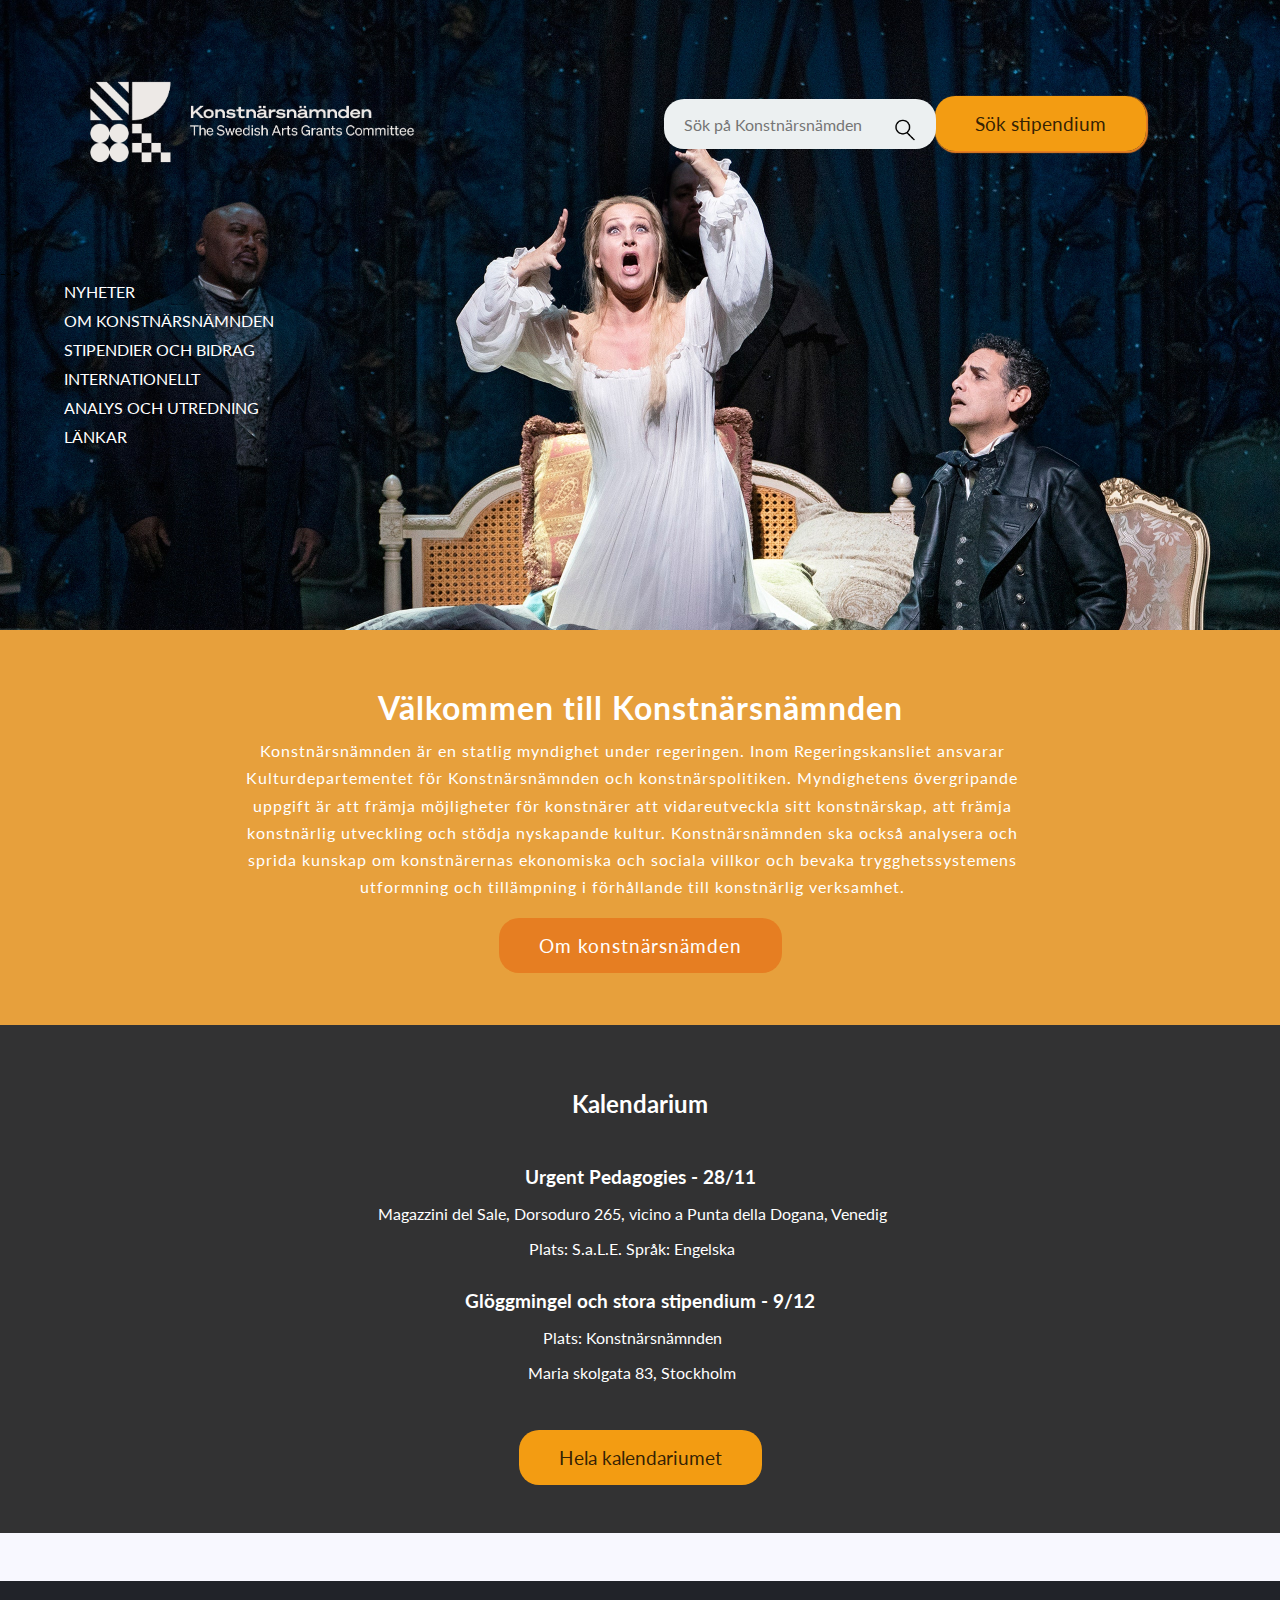
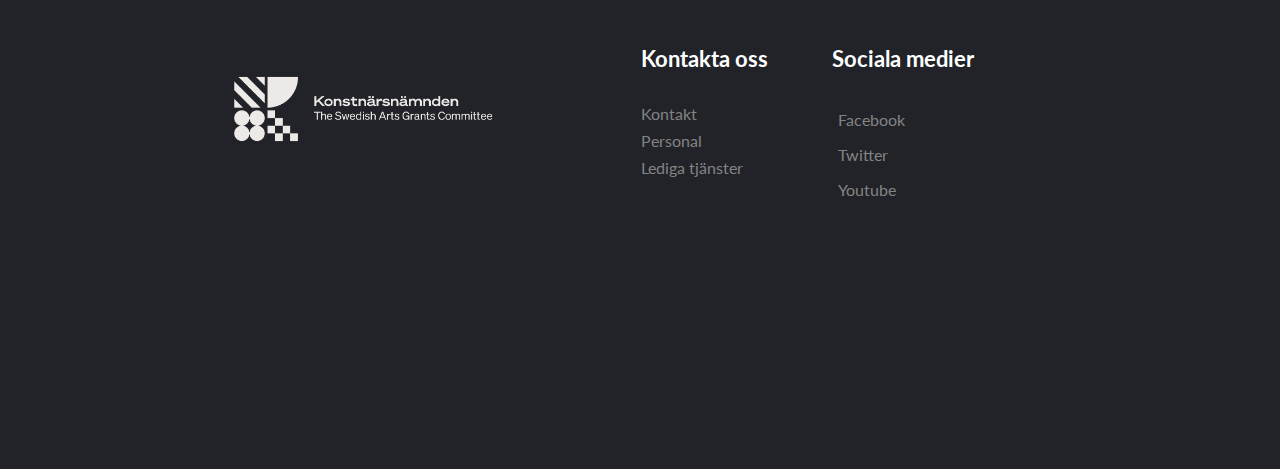
<file: index.html>
<!DOCTYPE html>
<html lang="sv">
  <head>
    <meta charset="UTF-8" />
    <meta http-equiv="X-UA-Compatible" content="IE=edge" />
    <meta name="viewport" content="width=device-width, initial-scale=1.0" />
    <meta name="keywords" content="konstnär, stipendier, konstnärspolitiska frågor, 
    konstnärsskap, konstnärlig utveckling, kultur, konstnärlig verksamhet">
    <meta name="author" content="Grupp 2 (André, Paulina, Onur, Henrik, Semir)">
    <title>konstnärsnämnden.se</title>
    <link rel="stylesheet" href="/css/style.css" />
    <link rel="stylesheet" href="https://code.ionicframework.com/ionicons/2.0.1/css/ionicons.min.css">
  </head>

<head>
  <meta charset="UTF-8" />
  <meta http-equiv="X-UA-Compatible" content="IE=edge" />
  <meta name="viewport" content="width=device-width, initial-scale=1.0" />
  <title>konstnärsnämnden.se</title>
  <link rel="stylesheet" href="/css/style.css" />
</head>

<body>
  <!---HEADER STARTS-->
  <header>
    <div class="hero-img">
      
      <div class="header-container">
        <!-- logo -->
        <section>
          <a href="index.html">
            <img src="./assets/logo.png" class="logo" alt="Konstnärsnämndens logo" />
          </a>
        </section>
        <!--  Search box -->
        <div class="search-box-desktop">
          <input class="search-txt" type="text" placeholder=" Sök på Konstnärsnämden">
          <img class="search-button" src="/assets/search.png" alt="Förstoringsglas i sökruta">
        </div>
        <!-- Apply button -->
        <section>
          <a class="main-btn1" href="/html/scholarship.html">Sök stipendium</a>
        </section>
        <!-- Drop down menu -->
        <div class="dropdown">
          <button class="dropbtn">
            <img src="/assets/burger.png" id="burger" alt="meny">
          </button>
          <div class="dropdown-content">
            <div class="search-box-navbar">
              <input class="search-txt" type="text" placeholder=" Sök på Konstnärsnämden">
              <img class="search-button" src="/assets/search.png" alt="Förstoringsglas i sökruta">
            </div>
              <a href="/html/news.html" class="nav-link">Nyheter</a>
              <a href="/html/about.html" class="nav-link">Om konstnärsnämnden</a>
              <a href="/html/international.html" class="nav-link">Internationellt</a>
              <a href="/html/scholarship.html" class="nav-link">Sök stipendier</a>
              <a href="/html/calendar.html" class="nav-link">Kalendarium</a>
              <a href="/html/terms.html" class="nav-link">Ekonomiska villkor</a>
              <a href="/html/international.html" class="nav-link">Internationellt</a>
              <a href="/html/investigation.html" class="nav-link">Analys och utredning</a>
              <a href="/html/mission.html" class="nav-link">Regeringsuppdrag</a>
              <a href="/html/equality.html" class="nav-link">Jämnställdhet</a>
              <a href="/html/publications.html" class="nav-link">Publikationer</a>
              <a href="/html/links.html" class="nav-link">Länkar</a>
            </div>
          </div>
        </div>

      <div class="flex-container"> -->
        <!-- Top navbar -->
        <nav>
          <ul class="nav-list">
            <li><a href="/html/news.html" class="nav-link">Nyheter</a></li>
            <li>
              <a href="/html/about.html" class="nav-link"
                >Om konstnärsnämnden</a>
            </li>
            <li>
              <a href="/html/scholarship.html" class="nav-link"
                >Stipendier och bidrag</a
              >
            </li>
            <li>
              <a href="/html/international.html" class="nav-link"
                >Internationellt</a>
            </li>
            <li>
              <a href="/html/investigation.html" class="nav-link"
                >Analys och utredning</a
              >
            </li>
            <li><a href="/html/links.html" class="nav-link">Länkar</a></li>
          </ul>
        </nav>

          <!-- Calendar -->

          <!-- <aside>
          <h2>Kalendarium</h2>
            <h4>Urgent Pedagogies - 28/11</h4>
              <p>Plats: S.a.L.E.</p> 
              <p>Magazzini del Sale, Dorsoduro 265, vicino a Punta della Dogana, Venedig</p>
              <p>Språk: Engelska</p>
              <hr>
              <h4>Glöggmingel och stora stipendium - 9/12</h4>
              <p>Plats: Konstnärsnämnden</p>
                <p>Maria skolgata 83, Stockholm</p>
                <hr>
            <p class="publiceriat">Publicerat: 2021-11-05</p>
          <a href="/html/calendar.html">Hela kalendariumet »</a>
        </aside> -->
      <!-- </div> -->
    </div>

  </header>
  <!--HEADER ENDS-->
  <!-- MAIN -->
  <main>
    <section class="about-container">
          <div class="section-about">
          <div class="about-text"> 
              
            <h1 class="main-title">Välkommen till Konstnärsnämnden</h1>
            <p>Konstnärsnämnden är en statlig myndighet under regeringen. Inom Regeringskansliet ansvarar
              Kulturdepartementet för Konstnärsnämnden och konstnärspolitiken. Myndighetens övergripande uppgift är att
              främja möjligheter för konstnärer att vidareutveckla sitt konstnärskap, att främja konstnärlig utveckling
              och stödja nyskapande kultur. Konstnärsnämnden ska också analysera och sprida kunskap om konstnärernas
              ekonomiska och sociala villkor och bevaka trygghetssystemens utformning och tillämpning i förhållande till
              konstnärlig verksamhet.</p>
              <div class="main-btn2-edit">
            <a class="main-btn2" href="/html/about.html">Om konstnärsnämden</a>
            <!-- <div class="about-logo-container">
              <img src="assets/ikon.png" class="about-logo" alt="Konstnärsnämndens logo" />
            </div> -->
          </div>
          </div>
          </div>
          </div> 
    </section>

    <!-- Section Calendar -->
    <section class="section-calendar">
        <aside>
          <div class="calendar-container-1">
          <h2>Kalendarium</h2>
        </div>
          <div class="calendar-container-2">
            <h3>Urgent Pedagogies - 28/11</h3>
            <p>Magazzini del Sale, Dorsoduro 265, vicino a Punta della Dogana, Venedig</p>
            <p>Plats: S.a.L.E. Språk: Engelska</p>
          </div>
          <div class="calendar-container-3">
            <h3>Glöggmingel och stora stipendium - 9/12</h3>
            <p>Plats: Konstnärsnämnden</p>
            <p>Maria skolgata 83, Stockholm</p>
          </div>
          <div class="calendar-container-4">
          <a href="/html/calendar.html" class="main-btn3">Hela kalendariumet</a>
        </div>
        </aside>
    </section>
  </main>

  <!-- FOOTER -->

  <div class="footer-container">
    <div class="footer">

      <section class="footer-heading footer-1">
        <a href="index.html"><img src="assets/logo.png" class="logo" alt="Konstnärsnämndens logo" /></a>
      </section>
      <section class="footer-heading footer-2">
        <h2>Kontakta oss</h2>
        <a href="/html/contact.html">Kontakt</a>
        <a href="#">Personal</a>
        <a href="#">Lediga tjänster</a>
      </section>
      <section class="footer-heading footer-3">
        <h2>Sociala medier</h2>
        <a href="https://www.facebook.com/profile.php?id=100064917125295" target="_blank"><i class="ion-social-facebook"></i> Facebook</a>
        <a href="https://twitter.com/konstnarsnmnden" target="_blank"><i class="ion-social-twitter"></i> Twitter</a>
        <a href="https://www.youtube.com/channel/UCbKIiLUE8sUCcySkzrVxTuQ" target="_blank"><i class="ion-social-youtube"></i> Youtube</a>
      </section>
    </main>


    </main>


    </div>
  </div>
</body>

</html>
</file>
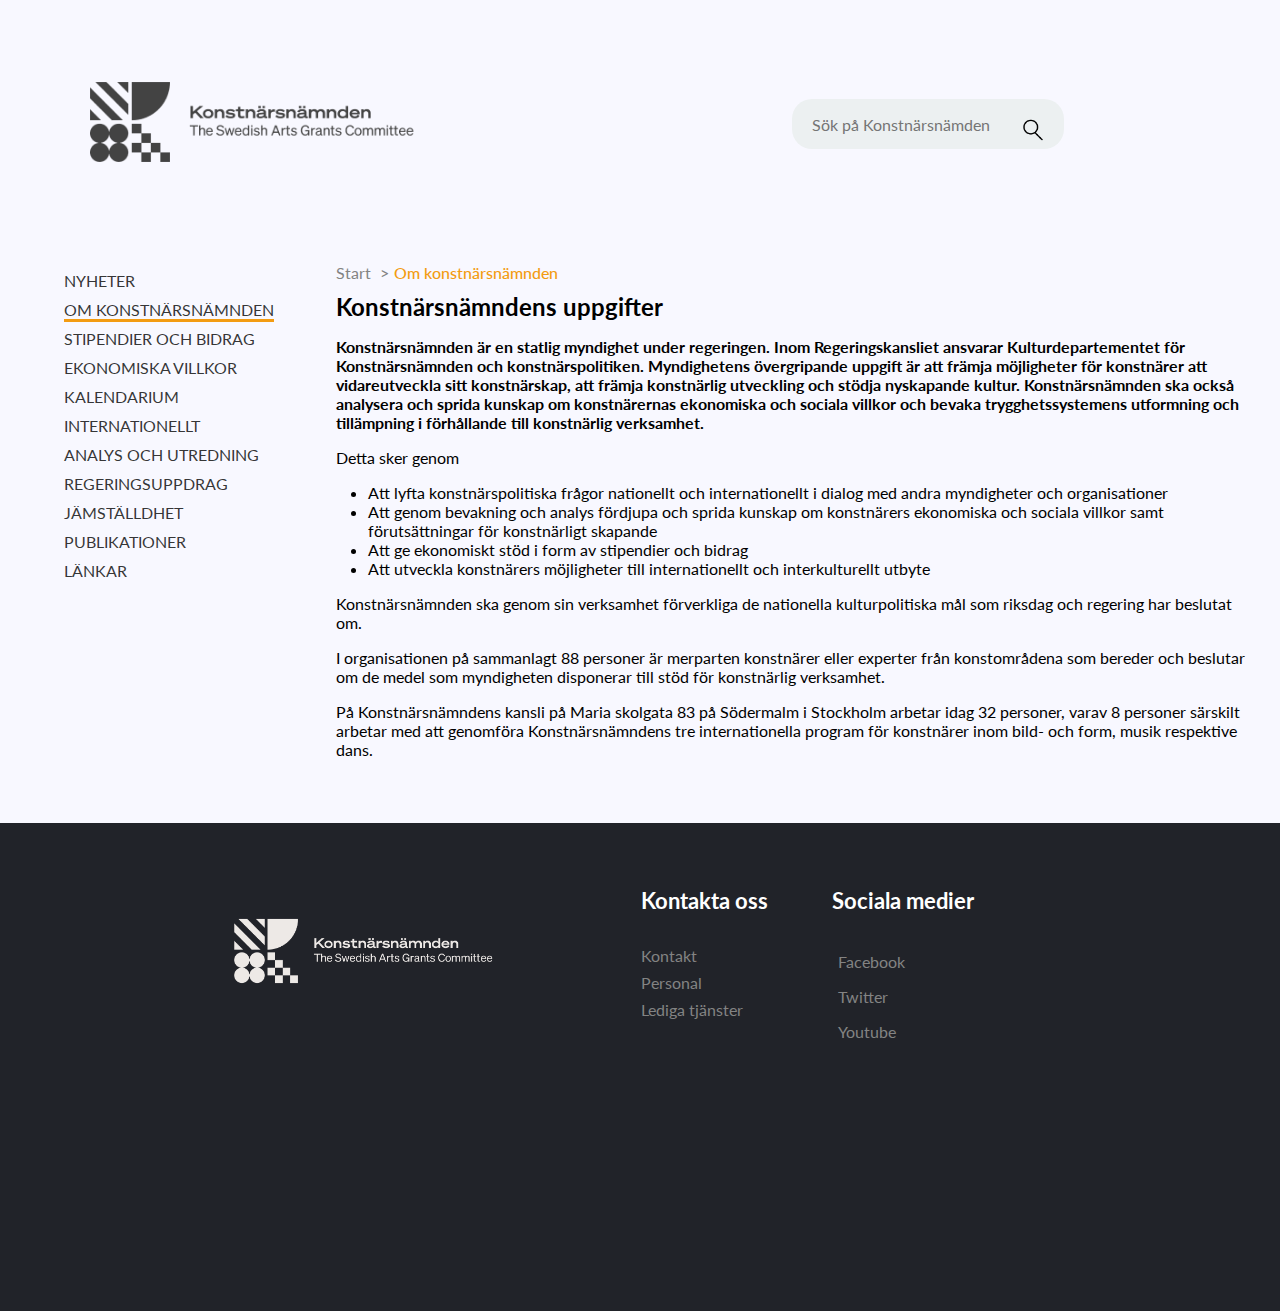
<file: html/about.html>
<!DOCTYPE html>
<html lang="sv">
  <head>
    <meta charset="UTF-8" />
    <meta http-equiv="X-UA-Compatible" content="IE=edge" />
    <meta name="viewport" content="width=device-width, initial-scale=1.0" />
    <meta
      name="keywords"
      content="konstnär, stipendier, konstnärspolitiska frågor, konstnärsskap, konstnärlig utveckling, kultur, konstnärlig verksamhet"
    />
    <meta name="author" content="Grupp 2" />
    <title>konstnärsnämnden.se</title>
    <link rel="stylesheet" href="/css/style.css" />
    <link
      rel="stylesheet"
      href="https://code.ionicframework.com/ionicons/2.0.1/css/ionicons.min.css"
    />
  </head>

  <body>
    <!-- HEADER -->
    <header>
      <div class="header-container">
        <!-- logo -->
        <section>
          <a href="../index.html">
            <img
              src="/assets/logo_GRAY.png"
              class="logo"
              alt="Konstnärsnämndens logo"
            />
          </a>
        </section>
        <!--  Search box -->
        <div class="search-box-desktop">
          <input
            class="search-txt"
            type="text"
            placeholder=" Sök på Konstnärsnämden"
          />
          <img
            class="search-button"
            src="/assets/search.png"
            alt="Förstoringsglas i sökruta"
          />
        </div>
        <!-- Apply button -->

        <!-- Drop down menu -->
        <div class="dropdown">
          <button class="dropbtn">
            <img src="/assets/burger_GRAY.png" id="burger" alt="meny" />
          </button>
          <div class="dropdown-content">
            <div class="search-box-navbar">
              <input
                class="search-txt"
                type="text"
                placeholder=" Sök på Konstnärsnämden"
              />
              <img
                class="search-button"
                src="/assets/search.png"
                alt="Förstoringsglas i sökruta"
              />
            </div>
            <a href="/html/news.html" class="nav-link">Nyheter</a>
            <a href="/html/about.html" class="nav-link active"
              >Om konstnärsnämnden</a
            >
            <a href="/html/scholarship.html" class="nav-link"
              >Stipendier och bidrag</a
            >
            <a href="/html/terms.html" class="nav-link">Ekonomiska villkor</a>
            <a href="/html/calendar.html" class="nav-link">Kalendarium</a>
            <a href="/html/international.html" class="nav-link"
              >Internationellt</a
            >
            <a href="/html/investigation.html" class="nav-link"
              >Analys och utredning</a
            >
            <a href="/html/mission.html" class="nav-link">Regeringsuppdrag</a>
            <a href="/html/equality.html " class="nav-link">Jämställdhet</a>
            <a href="/html/publications.html" class="nav-link">Publikationer</a>
            <a href="/html/links.html" class="nav-link">Länkar</a>
          </div>
        </div>
      </div>
    </header>
    <!-- MAIN -->
    <main class="main-subpage">
      <!-- Top navbar -->
      <nav>
        <ul class="nav-list-main">
          <li><a href="/html/news.html" class="nav-link">Nyheter</a></li>
          <li>
            <a href="/html/about.html" class="nav-link active"
              >Om konstnärsnämnden</a
            >
          </li>
          <li>
            <a href="/html/scholarship.html" class="nav-link"
              >Stipendier och bidrag</a
            >
          </li>
          <li>
            <a href="/html/terms.html" class="nav-link">Ekonomiska villkor</a>
          </li>
          <li>
            <a href="/html/calendar.html" class="nav-link">Kalendarium</a>
          </li>
          <li>
            <a href="/html/international.html" class="nav-link"
              >Internationellt</a
            >
          </li>
          <li>
            <a href="/html/investigation.html" class="nav-link"
              >Analys och utredning</a
            >
          </li>
          <li>
            <a href="/html/mission.html" class="nav-link">Regeringsuppdrag</a>
          </li>
          <li>
            <a href="/html/equality.html " class="nav-link">Jämställdhet</a>
          </li>
          <li>
            <a href="/html/publications.html" class="nav-link">Publikationer</a>
          </li>
          <li><a href="/html/links.html" class="nav-link">Länkar</a></li>
        </ul>
      </nav>
      <article>
        <!-- Breadcrumbs -->
        <div>
          <ul class="breadcrumbs">
            <li class="breadcrumbs-item">
              <a class="breadcrumbs-link" href="../index.html">Start</a>
            </li>
            <li class="breadcrumbs-item">
              <a href="#" class="breadcrumbs-link breadcrumbs-link-active"
                >Om konstnärsnämnden</a
              >
            </li>
          </ul>
        </div>
        <h2>Konstnärsnämndens uppgifter</h2>
        <section>
          <p class="ingress">
            Konstnärsnämnden är en statlig myndighet under regeringen. Inom
            Regeringskansliet ansvarar Kulturdepartementet för Konstnärsnämnden
            och konstnärspolitiken. Myndighetens övergripande uppgift är att
            främja möjligheter för konstnärer att vidareutveckla sitt
            konstnärskap, att främja konstnärlig utveckling och stödja
            nyskapande kultur. Konstnärsnämnden ska också analysera och sprida
            kunskap om konstnärernas ekonomiska och sociala villkor och bevaka
            trygghetssystemens utformning och tillämpning i förhållande till
            konstnärlig verksamhet.
          </p>

          <p>Detta sker genom</p>
          <ul class="ul-mission">
            <li>
              Att lyfta konstnärspolitiska frågor nationellt och internationellt
              i dialog med andra myndigheter och organisationer
            </li>
            <li>
              Att genom bevakning och analys fördjupa och sprida kunskap om
              konstnärers ekonomiska och sociala villkor samt förutsättningar
              för konstnärligt skapande
            </li>
            <li>Att ge ekonomiskt stöd i form av stipendier och bidrag</li>
            <li>
              Att utveckla konstnärers möjligheter till internationellt och
              interkulturellt utbyte
            </li>
          </ul>
        </section>
        <section>
          <p>
            Konstnärsnämnden ska genom sin verksamhet förverkliga de nationella
            kulturpolitiska mål som riksdag och regering har beslutat om.
          </p>
          <p>
            I organisationen på sammanlagt 88 personer är merparten konstnärer
            eller experter från konstområdena som bereder och beslutar om de
            medel som myndigheten disponerar till stöd för konstnärlig
            verksamhet.
          </p>
          <p>
            På Konstnärsnämndens kansli på Maria skolgata 83 på Södermalm i
            Stockholm arbetar idag 32 personer, varav 8 personer särskilt
            arbetar med att genomföra Konstnärsnämndens tre internationella
            program för konstnärer inom bild- och form, musik respektive dans.
          </p>
        </section>
      </article>
    </main>

    <!-- FOOTER -->

    <div class="footer-container">
      <div class="footer">
        <section class="footer-heading footer-1">
          <a href="/index.html"
            ><img
              src="../assets/logo.png"
              class="logo"
              alt="Konstnärsnämndens logo"
          /></a>
        </section>
        <section class="footer-heading footer-2">
          <h2>Kontakta oss</h2>
          <a href="/html/contact.html">Kontakt</a>
          <a href="#">Personal</a>
          <a href="#">Lediga tjänster</a>
        </section>
        <section class="footer-heading footer-3">
          <h2>Sociala medier</h2>
          <a href="https://www.facebook.com/profile.php?id=100064917125295"
            ><i class="ion-social-facebook"></i> Facebook</a
          >
          <a href="https://twitter.com/konstnarsnmnden"
            ><i class="ion-social-twitter"></i> Twitter</a
          >
          <a href="https://www.youtube.com/channel/UCbKIiLUE8sUCcySkzrVxTuQ"
            ><i class="ion-social-youtube"></i>Youtube</a
          >
        </section>
      </div>
    </div>
  </body>
</html>
</file>
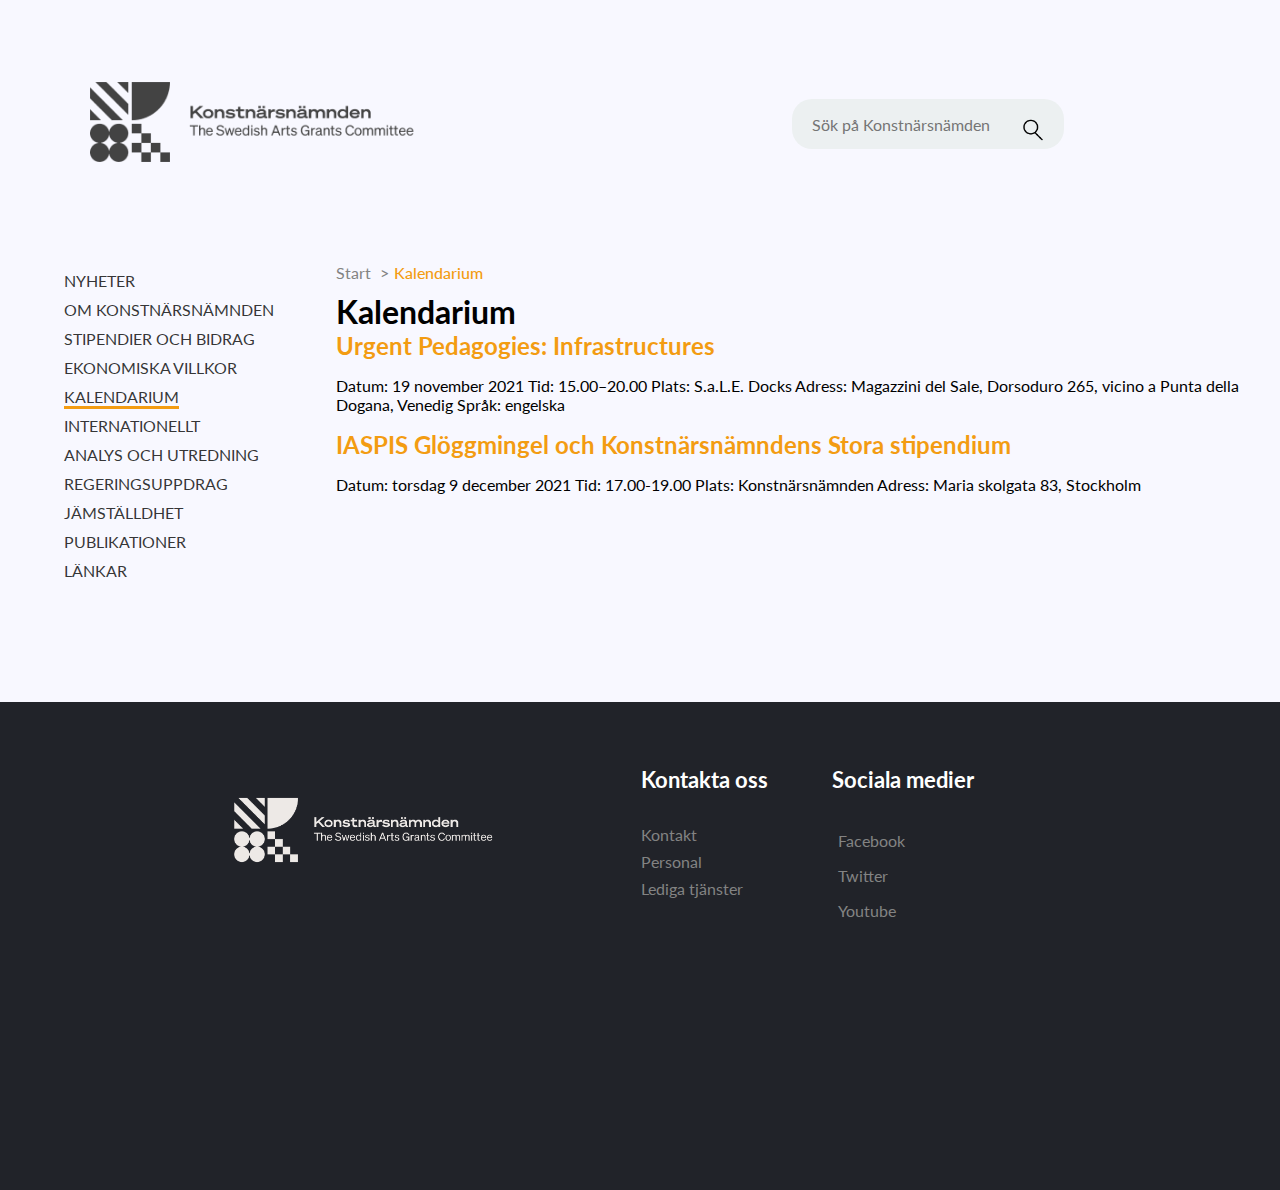
<file: html/calendar.html>
<!DOCTYPE html>
<html lang="sv">

<head>
  <meta charset="UTF-8" />
  <meta http-equiv="X-UA-Compatible" content="IE=edge" />
  <meta name="viewport" content="width=device-width, initial-scale=1.0" />
  <meta name="keywords" content="konstnär, stipendier, konstnärspolitiska frågor, konstnärsskap, konstnärlig utveckling, kultur, konstnärlig verksamhet">
<meta name="author" content="Grupp 2">
  <title>konstnärsnämnden.se</title>
  <link rel="stylesheet" href="/css/style.css" />
  <link rel="stylesheet" href="https://code.ionicframework.com/ionicons/2.0.1/css/ionicons.min.css">
</head>

<body>
  <!-- HEADER -->
  <header>
    <div class="header-container">
      <!-- logo -->
      <section>
        <a href="../index.html">
          <img src="/assets/logo_GRAY.png" class="logo" alt="Konstnärsnämndens logo" />
        </a>
      </section>
      <!--  Search box -->
      <div class="search-box-desktop">
        <input class="search-txt" type="text" placeholder=" Sök på Konstnärsnämden">
        <img class="search-button" src="/assets/search.png" alt="Förstoringsglas i sökruta">
      </div>
      <!-- Apply button -->

      <!-- Drop down menu -->
      <div class="dropdown">
        <button class="dropbtn">
          <img src="/assets/burger_GRAY.png" id="burger" alt="meny">
        </button>
        <div class="dropdown-content">
          <div class="search-box-navbar">
            <input class="search-txt" type="text" placeholder=" Sök på Konstnärsnämden">
            <img class="search-button" src="/assets/search.png" alt="Förstoringsglas i sökruta">
          </div>
                    <a href="/html/news.html" class="nav-link">Nyheter</a>
                    <a href="/html/about.html" class="nav-link active">Om konstnärsnämnden</a>
                    <a href="/html/scholarship.html" class="nav-link">Stipendier och bidrag</a>
                    <a href="/html/terms.html" class="nav-link">Ekonomiska villkor</a>
                    <a href="/html/calendar.html" class="nav-link">Kalendarium</a>
                    <a href="/html/international.html" class="nav-link">Internationellt</a>
                    <a href="/html/investigation.html" class="nav-link">Analys och utredning</a>
                    <a href="/html/mission.html" class="nav-link">Regeringsuppdrag</a>
                    <a href="/html/equality.html " class="nav-link">Jämställdhet</a>
                    <a href="/html/publications.html" class="nav-link">Publikationer</a>
                    <a href="/html/links.html" class="nav-link">Länkar</a>
        </div>
      </div>
    </div>
    </div>
  </header>

  <!-- MAIN -->
    <main class="main-subpage">
    <!-- Top navbar -->
    <nav>
      <ul class="nav-list-main">
        <li><a href="/html/news.html" class="nav-link">Nyheter</a></li>
        <li><a href="/html/about.html" class="nav-link">Om konstnärsnämnden</a></li>
        <li><a href="/html/scholarship.html" class="nav-link">Stipendier och bidrag</a></li>
        <li><a href="/html/terms.html" class="nav-link">Ekonomiska villkor</a></li>
        <li><a href="/html/calendar.html" class="nav-link active">Kalendarium</a></li>
        <li><a href="/html/international.html" class="nav-link">Internationellt</a></li>
        <li><a href="/html/investigation.html" class="nav-link">Analys och utredning</a></li>
        <li><a href="/html/mission.html" class="nav-link">Regeringsuppdrag</a></li>
        <li><a href="/html/equality.html " class="nav-link">Jämställdhet</a></li>
        <li><a href="/html/publications.html" class="nav-link">Publikationer</a></li>
        <li><a href="/html/links.html" class="nav-link">Länkar</a></li>
      </ul>
    </nav>
    <section>
      <article>
        <div>
          <ul class="breadcrumbs">
            <li class="breadcrumbs-item">
              <a class="breadcrumbs-link" href="../index.html">Start</a>
            </li>
            <li class="breadcrumbs-item">
              <a href="#" class="breadcrumbs-link breadcrumbs-link-active">Kalendarium</a>
            </li>
          </ul>
        </div>
        <h1>Kalendarium</h1>
        <h2><a class="calendar-links" href="#">Urgent Pedagogies: Infrastructures</a></h2>
        <p>
          Datum: 19 november 2021 Tid: 15.00–20.00 Plats: S.a.L.E. Docks Adress: Magazzini del Sale, Dorsoduro 265,
          vicino a Punta della Dogana, Venedig Språk: engelska
        </p>
      </article>
      <article>
        <h2><a class="calendar-links" href="#">IASPIS Glöggmingel och Konstnärsnämndens Stora stipendium</a></h2>
        <p>
          Datum: torsdag 9 december 2021 Tid: 17.00-19.00 Plats: Konstnärsnämnden Adress: Maria skolgata 83, Stockholm
        </p>
      </article>
    </section>
  </main>
  <!-- FOOTER -->

  <div class="footer-container">
    <div class="footer">

      <section class="footer-heading footer-1">
        <a href="/index.html"><img src="../assets/logo.png" class="logo" alt="Konstnärsnämndens logo" /></a>
      </section>
      <section class="footer-heading footer-2">
        <h2>Kontakta oss</h2>
        <a href="/html/contact.html">Kontakt</a>
        <a href="#">Personal</a>
        <a href="#">Lediga tjänster</a>
      </section>
      <section class="footer-heading footer-3">
        <h2>Sociala medier</h2>
        <a href="https://www.facebook.com/profile.php?id=100064917125295"><i class="ion-social-facebook"> </i>Facebook</a>
        <a href="https://twitter.com/konstnarsnmnden"><i class="ion-social-twitter"> </i>Twitter</a>
        <a href="https://www.youtube.com/channel/UCbKIiLUE8sUCcySkzrVxTuQ"><i class="ion-social-youtube"> </i>Youtube</a>
      </section>
    </div>
  </div>
</body>

</html>
</file>
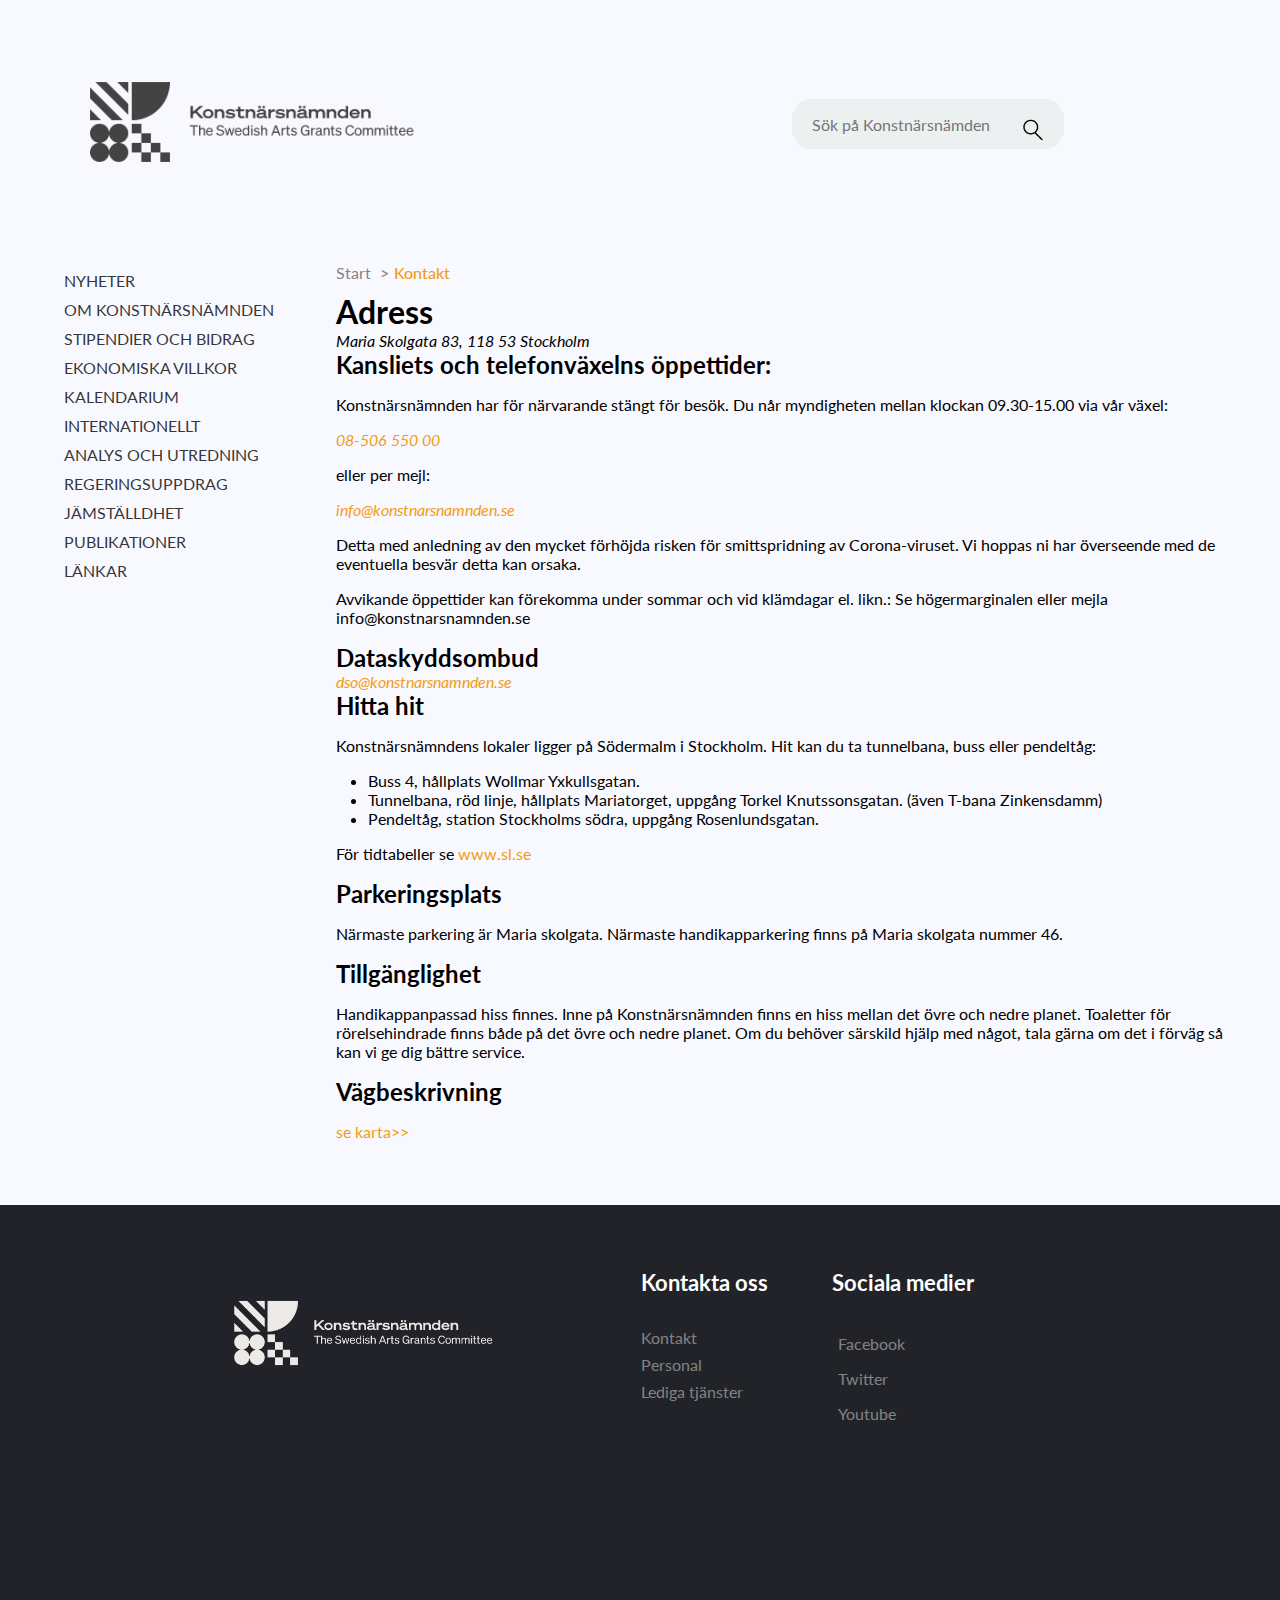
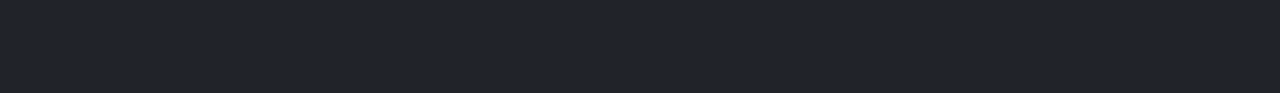
<file: html/contact.html>
<!DOCTYPE html>
<html lang="sv">

<head>
  <meta charset="UTF-8" />
  <meta http-equiv="X-UA-Compatible" content="IE=edge" />
  <meta name="viewport" content="width=device-width, initial-scale=1.0" />
  <meta name="keywords" content="konstnär, stipendier, konstnärspolitiska frågor, konstnärsskap, konstnärlig utveckling, kultur, konstnärlig verksamhet">
<meta name="author" content="Grupp 2">
  <title>konstnärsnämnden.se</title>
  <link rel="stylesheet" href="/css/style.css" />
  <link rel="stylesheet" href="https://code.ionicframework.com/ionicons/2.0.1/css/ionicons.min.css">
</head>

<body>
  <!-- HEADER -->
  <header>
    <div class="header-container">
      <!-- logo -->
      <section>
        <a href="../index.html">
          <img src="/assets/logo_GRAY.png" class="logo" alt="Konstnärsnämndens logo" />
        </a>
      </section>
      <!--  Search box -->
      <div class="search-box-desktop">
        <input class="search-txt" type="text" placeholder=" Sök på Konstnärsnämden">
        <img class="search-button" src="/assets/search.png" alt="Förstoringsglas i sökruta">
      </div>
      <!-- Apply button -->

      <!-- Drop down menu -->
      <div class="dropdown">
        <button class="dropbtn">
          <img src="/assets/burger_GRAY.png" id="burger" alt="meny">
        </button>
        <div class="dropdown-content">
          <div class="search-box-navbar">
            <input class="search-txt" type="text" placeholder=" Sök på Konstnärsnämden">
            <img class="search-button" src="/assets/search.png" alt="Förstoringsglas i sökruta">
          </div>
          <a href="/html/news.html" class="nav-link">Nyheter</a>
                    <a href="/html/about.html" class="nav-link active">Om konstnärsnämnden</a>
                    <a href="/html/scholarship.html" class="nav-link">Stipendier och bidrag</a>
                    <a href="/html/terms.html" class="nav-link">Ekonomiska villkor</a>
                    <a href="/html/calendar.html" class="nav-link">Kalendarium</a>
                    <a href="/html/international.html" class="nav-link">Internationellt</a>
                    <a href="/html/investigation.html" class="nav-link">Analys och utredning</a>
                    <a href="/html/mission.html" class="nav-link">Regeringsuppdrag</a>
                    <a href="/html/equality.html " class="nav-link">Jämställdhet</a>
                    <a href="/html/publications.html" class="nav-link">Publikationer</a>
                    <a href="/html/links.html" class="nav-link">Länkar</a>
        </div>
      </div>
    </div>
    </div>
  </header>

  <!-- MAIN -->
    <main class="main-subpage">
    <!-- Top navbar -->
    <nav>
      <ul class="nav-list-main">
        <li><a href="/html/news.html" class="nav-link">Nyheter</a></li>
        <li><a href="/html/about.html" class="nav-link">Om konstnärsnämnden</a></li>
        <li><a href="/html/scholarship.html" class="nav-link">Stipendier och bidrag</a></li>
        <li><a href="/html/terms.html" class="nav-link">Ekonomiska villkor</a></li>
        <li><a href="/html/calendar.html" class="nav-link">Kalendarium</a></li>
        <li><a href="/html/international.html" class="nav-link">Internationellt</a></li>
        <li><a href="/html/investigation.html" class="nav-link">Analys och utredning</a></li>
        <li><a href="/html/mission.html" class="nav-link">Regeringsuppdrag</a></li>
        <li><a href="/html/equality.html " class="nav-link">Jämställdhet</a></li>
        <li><a href="/html/publications.html" class="nav-link">Publikationer</a></li>
        <li><a href="/html/links.html" class="nav-link">Länkar</a></li>
      </ul>
    </nav>
    <article>
      <div>
        <ul class="breadcrumbs">
          <li class="breadcrumbs-item">
            <a class="breadcrumbs-link" href="../index.html">Start</a>
          </li>
          <li class="breadcrumbs-item">
            <a href="#" class="breadcrumbs-link breadcrumbs-link-active">Kontakt</a>
          </li>
        </ul>
      </div>
      <section class="contactSection">
        <div>
          <h1>Adress</h1>
          <address>Maria Skolgata 83, 118 53 Stockholm</address>
        </div>
        <div>
          <h2>Kansliets och telefonväxelns öppettider:</h2>
          <p>Konstnärsnämnden har för närvarande stängt för besök.
            Du når myndigheten mellan klockan 09.30-15.00 via vår växel:</p>
          <address>
            <a href="tel:0850655000">08-506 550 00</a>
          </address>
          <p>eller per mejl:</p>
          <address>
            <a href="mailto:info@konstnarsnamnden.se">info@konstnarsnamnden.se</a>
          </address>
          <p>Detta med anledning av den mycket förhöjda risken för smittspridning av Corona-viruset.
            Vi hoppas ni har överseende med de eventuella besvär detta kan orsaka.</p>
          <p>Avvikande öppettider kan förekomma under sommar och vid klämdagar el. likn.:
            Se högermarginalen eller mejla info@konstnarsnamnden.se</p>
        </div>
        <div>
          <h2>Dataskyddsombud</h2>
          <address>
            <a href="mailto:dso@konstnarsnamnden.se">dso@konstnarsnamnden.se</a>
          </address>
        </div>
        <div>
          <h2>Hitta hit</h2>
          <p>Konstnärsnämndens lokaler ligger på Södermalm i Stockholm.
            Hit kan du ta tunnelbana, buss eller pendeltåg:</p>
          <ul class="ul-mission">
            <li>Buss 4, hållplats Wollmar Yxkullsgatan.</li>
            <li>Tunnelbana, röd linje, hållplats Mariatorget,
              uppgång Torkel Knutssonsgatan. (även T-bana Zinkensdamm)</li>
            <li>Pendeltåg, station Stockholms södra, uppgång Rosenlundsgatan.</li>
          </ul>
          <p>För tidtabeller se <a href="https://sl.se/">www.sl.se</a></p>
        </div>
        <div>
          <h2>Parkeringsplats</h2>
          <p>Närmaste parkering är Maria skolgata.
            Närmaste handikapparkering finns på Maria skolgata nummer 46.</p>
        </div>
        <div>
          <h2>Tillgänglighet</h2>
          <p>Handikappanpassad hiss finnes. Inne på Konstnärsnämnden finns en hiss mellan det övre och nedre planet.
            Toaletter för rörelsehindrade finns både på det övre och nedre planet.
            Om du behöver särskild hjälp med något, tala gärna om det i förväg så kan vi ge dig bättre service.</p>
        </div>
        <div>
          <h2>Vägbeskrivning</h2>
          <a href="https://kartor.eniro.se/m/nThJY">
            <p>se karta>></p>
          </a>
        </div>

      </section>
    </article>
  </main>

  <!-- FOOTER -->

  <div class="footer-container">
    <div class="footer">

      <section class="footer-heading footer-1">
        <a href="/index.html"><img src="../assets/logo.png" class="logo" alt="Konstnärsnämndens logo" /></a>
      </section>
      <section class="footer-heading footer-2">
        <h2>Kontakta oss</h2>
        <a href="/html/contact.html">Kontakt</a>
        <a href="#">Personal</a>
        <a href="#">Lediga tjänster</a>
      </section>
      <section class="footer-heading footer-3">
        <h2>Sociala medier</h2>
        <a href="https://www.facebook.com/profile.php?id=100064917125295"><i class="ion-social-facebook"> </i>Facebook</a>
        <a href="https://twitter.com/konstnarsnmnden"><i class="ion-social-twitter"> </i>Twitter</a>
        <a href="https://www.youtube.com/channel/UCbKIiLUE8sUCcySkzrVxTuQ"><i class="ion-social-youtube"> </i>Youtube</a>
      </section>

    </div>
  </div>
</body>

</html>
</file>
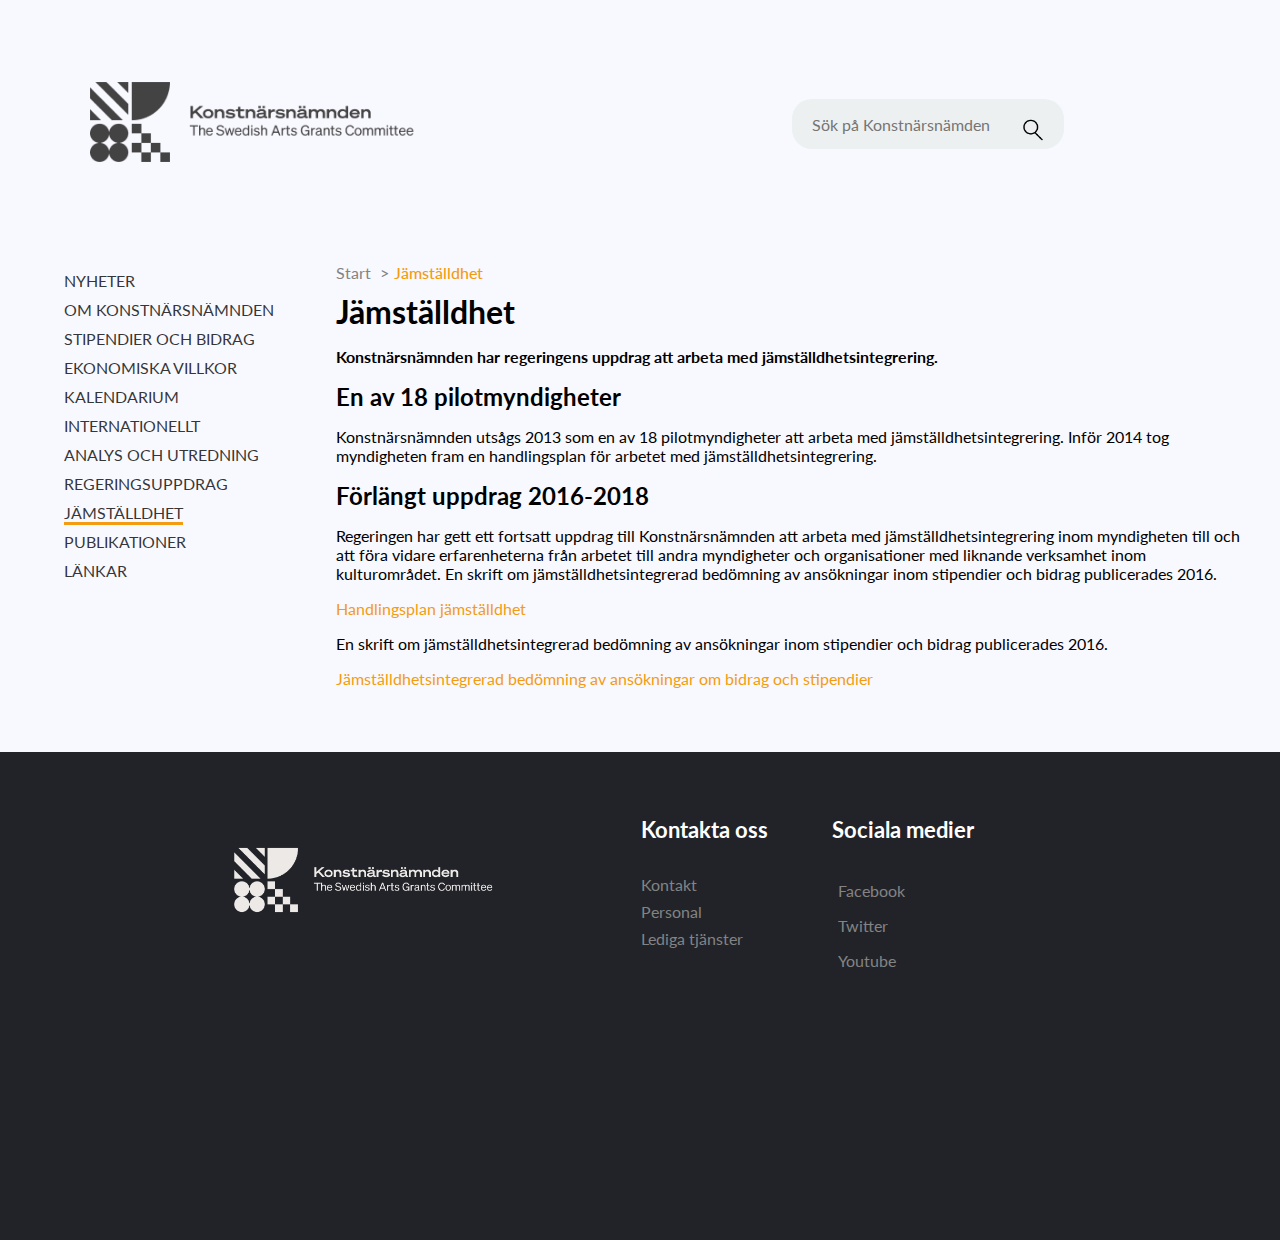
<file: html/equality.html>
<!DOCTYPE html>
<html lang="sv">

<head>
    <meta charset="UTF-8" />
    <meta http-equiv="X-UA-Compatible" content="IE=edge" />
    <meta name="viewport" content="width=device-width, initial-scale=1.0" />
    <meta name="keywords" content="konstnär, stipendier, konstnärspolitiska frågor, konstnärsskap, konstnärlig utveckling, kultur, konstnärlig verksamhet">
<meta name="author" content="Grupp 2">
    <title>konstnärsnämnden.se</title>
    <link rel="stylesheet" href="/css/style.css" />
    <link rel="stylesheet" href="https://code.ionicframework.com/ionicons/2.0.1/css/ionicons.min.css">
</head>

<body>
    <!-- HEADER -->
    <header>
        <div class="header-container">
            <!-- logo -->
            <section>
                <a href="../index.html">
                    <img src="/assets/logo_GRAY.png" class="logo" alt="Konstnärsnämndens logo" />
                </a>
            </section>
            <!--  Search box -->
            <div class="search-box-desktop">
                <input class="search-txt" type="text" placeholder=" Sök på Konstnärsnämden">
                <img class="search-button" src="/assets/search.png" alt="Förstoringsglas i sökruta">
            </div>
            <!-- Apply button -->
          
            <!-- Drop down menu -->
            <div class="dropdown">
                <button class="dropbtn">
                    <img src="/assets/burger_GRAY.png" id="burger" alt="meny">
                </button>
                <div class="dropdown-content">
                    <div class="search-box-navbar">
                        <input class="search-txt" type="text" placeholder=" Sök på Konstnärsnämden">
                        <img class="search-button" src="/assets/search.png" alt="Förstoringsglas i sökruta">
                    </div>
                    <a href="/html/news.html" class="nav-link">Nyheter</a>
                    <a href="/html/about.html" class="nav-link active">Om konstnärsnämnden</a>
                    <a href="/html/scholarship.html" class="nav-link">Stipendier och bidrag</a>
                    <a href="/html/terms.html" class="nav-link">Ekonomiska villkor</a>
                    <a href="/html/calendar.html" class="nav-link">Kalendarium</a>
                    <a href="/html/international.html" class="nav-link">Internationellt</a>
                    <a href="/html/investigation.html" class="nav-link">Analys och utredning</a>
                    <a href="/html/mission.html" class="nav-link">Regeringsuppdrag</a>
                    <a href="/html/equality.html " class="nav-link">Jämställdhet</a>
                    <a href="/html/publications.html" class="nav-link">Publikationer</a>
                    <a href="/html/links.html" class="nav-link">Länkar</a>
                </div>
            </div>
        </div>
        </div>
    </header>

    <!-- MAIN -->
    <main class="main-subpage">
        <!-- Top navbar -->
        <nav>
            <ul class="nav-list-main">
                <li><a href="/html/news.html" class="nav-link">Nyheter</a></li>
                <li><a href="/html/about.html" class="nav-link">Om konstnärsnämnden</a></li>
                <li><a href="/html/scholarship.html" class="nav-link">Stipendier och bidrag</a></li>
                <li><a href="/html/terms.html" class="nav-link">Ekonomiska villkor</a></li>
                <li><a href="/html/calendar.html" class="nav-link">Kalendarium</a></li>
                <li><a href="/html/international.html" class="nav-link">Internationellt</a></li>
                <li><a href="/html/investigation.html" class="nav-link">Analys och utredning</a></li>
                <li><a href="/html/mission.html" class="nav-link">Regeringsuppdrag</a></li>
                <li><a href="/html/equality.html " class="nav-link active">Jämställdhet</a></li>
                <li><a href="/html/publications.html" class="nav-link">Publikationer</a></li>
                <li><a href="/html/links.html" class="nav-link">Länkar</a></li>
            </ul>
        </nav>

        <!-- ARTICLE -->
        <article>
            <div>
                <ul class="breadcrumbs">
                    <li class="breadcrumbs-item">
                        <a class="breadcrumbs-link" href="../index.html">Start</a>
                    </li>
                    <li class="breadcrumbs-item">
                        <a href="#" class="breadcrumbs-link breadcrumbs-link-active">Jämställdhet</a>
                    </li>
                </ul>
            </div>
            <h1>Jämställdhet</h1>
            <p class="ingress">Konstnärsnämnden har regeringens uppdrag att arbeta med jämställdhetsintegrering.</p>
            <h2>En av 18 pilotmyndigheter</h2>
            <p>Konstnärsnämnden utsågs 2013 som en av 18 pilotmyndigheter att arbeta med jämställdhetsintegrering. Inför
                2014 tog myndigheten fram en handlingsplan för arbetet med jämställdhetsintegrering.</p>
            <h2>Förlängt uppdrag 2016-2018</h2>
            <p>Regeringen har gett ett fortsatt uppdrag till Konstnärsnämnden att arbeta med jämställdhetsintegrering
                inom myndigheten till och att föra vidare erfarenheterna från arbetet till andra myndigheter och
                organisationer med liknande verksamhet inom kulturområdet.
                En skrift om jämställdhetsintegrerad bedömning av ansökningar inom stipendier och bidrag publicerades
                2016.
                <p><a title="handlingsplanjämställdhet.pdf" href="#" target="_blank">Handlingsplan jämställdhet</a></p>
                En skrift om jämställdhetsintegrerad bedömning av ansökningar inom stipendier och bidrag publicerades
                2016.
                <p><a title="Jämställdhetsintegrerad bedömning av ansökningar om bidrag och stipendier"
                        href="#">Jämställdhetsintegrerad bedömning av ansökningar om bidrag och stipendier</a></p>
        </article>
    </main>
    <!-- FOOTER -->
    <div class="footer-container">
        <div class="footer">
            <section class="footer-heading footer-1">
                <a href="/index.html"><img src="../assets/logo.png" class="logo" alt="Konstnärsnämndens logo" /></a>
            </section>
            <section class="footer-heading footer-2">
                <h2>Kontakta oss</h2>
                <a href="/html/contact.html">Kontakt</a>
                <a href="#">Personal</a>
                <a href="#">Lediga tjänster</a>
            </section>
            <section class="footer-heading footer-3">
                <h2>Sociala medier</h2>
                <a href="https://www.facebook.com/profile.php?id=100064917125295"><i class="ion-social-facebook"> </i>Facebook</a>
                <a href="https://twitter.com/konstnarsnmnden"><i class="ion-social-twitter"> </i>Twitter</a>
                <a href="https://www.youtube.com/channel/UCbKIiLUE8sUCcySkzrVxTuQ"><i class="ion-social-youtube"> </i>Youtube</a>
            </section>
        </div>
    </div>
</body>

</html>
</file>
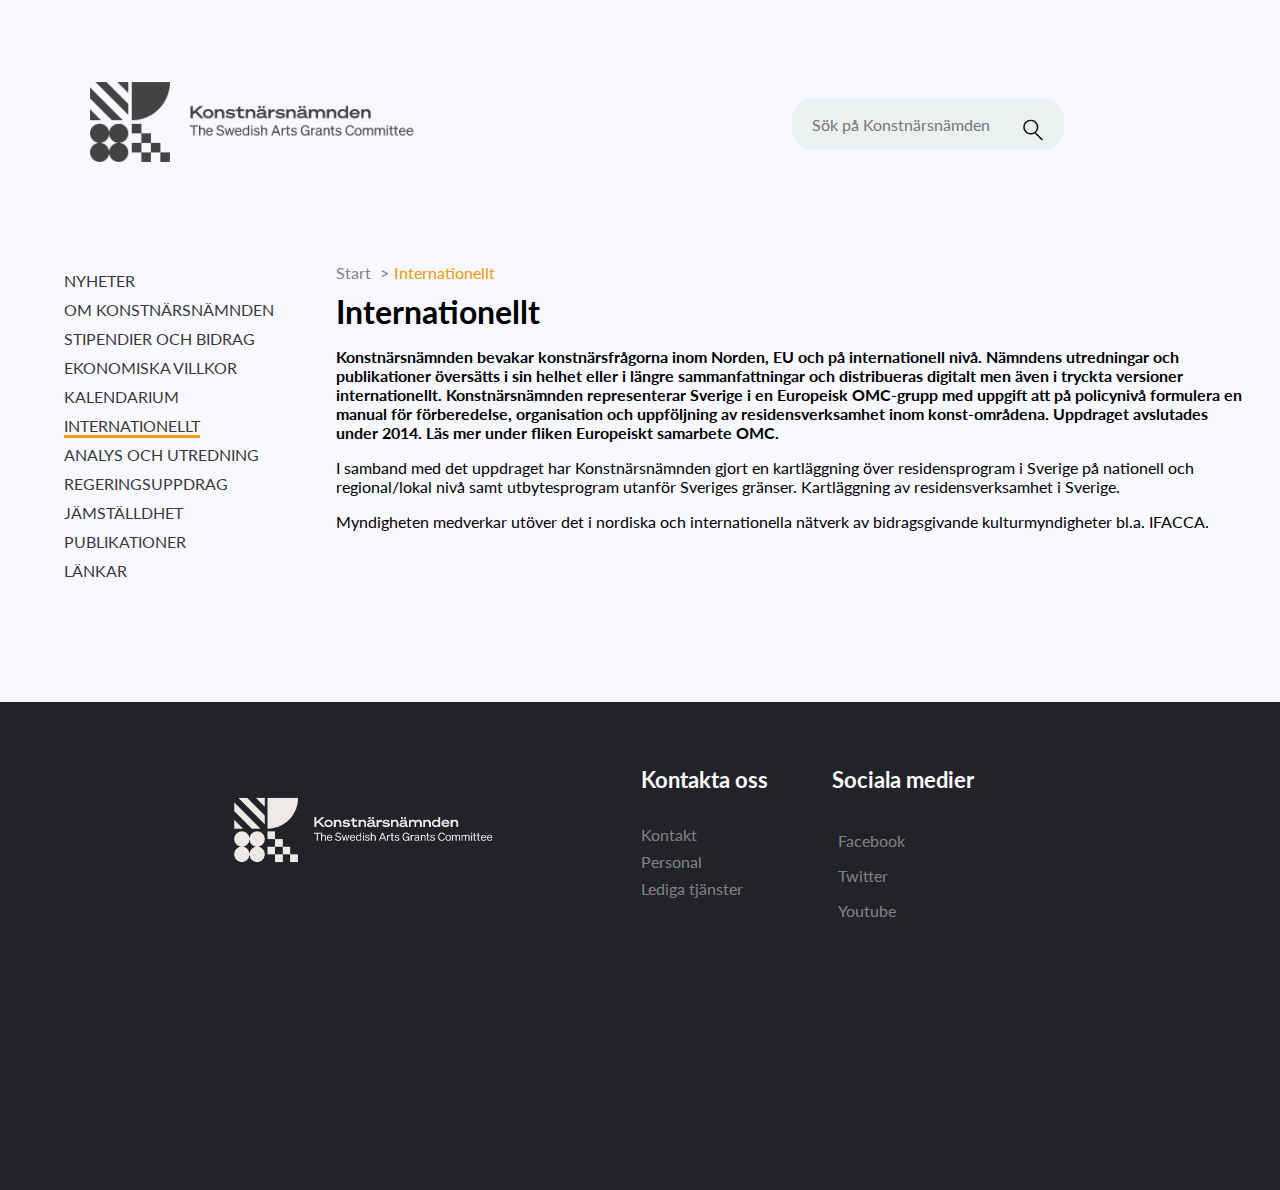
<file: html/international.html>
<!DOCTYPE html>
<html lang="sv">

<head>
    <meta charset="UTF-8" />
    <meta http-equiv="X-UA-Compatible" content="IE=edge" />
    <meta name="viewport" content="width=device-width, initial-scale=1.0" />
    <meta name="keywords" content="konstnär, stipendier, konstnärspolitiska frågor, konstnärsskap, konstnärlig utveckling, kultur, konstnärlig verksamhet">
<meta name="author" content="Grupp 2">
    <title>konstnärsnämnden.se</title>
    <link rel="stylesheet" href="/css/style.css" />
    <link rel="stylesheet" href="https://code.ionicframework.com/ionicons/2.0.1/css/ionicons.min.css">
</head>

<body>
    <!-- HEADER -->
    <header>
        <div class="header-container">
            <!-- logo -->
            <section>
                <a href="../index.html">
                    <img src="/assets/logo_GRAY.png" class="logo" alt="Konstnärsnämndens logo" />
                </a>
            </section>
            <!--  Search box -->
            <div class="search-box-desktop">
                <input class="search-txt" type="text" placeholder=" Sök på Konstnärsnämden">
                <img class="search-button" src="/assets/search.png" alt="Förstoringsglas i sökruta">
            </div>
            <!-- Apply button -->
           
            <!-- Drop down menu -->
            <div class="dropdown">
                <button class="dropbtn">
                    <img src="/assets/burger_GRAY.png" id="burger" alt="meny">
                </button>
                <div class="dropdown-content">
                    <div class="search-box-navbar">
                        <input class="search-txt" type="text" placeholder=" Sök på Konstnärsnämden">
                        <img class="search-button" src="/assets/search.png" alt="Förstoringsglas i sökruta">
                    </div>
                    <a href="/html/news.html" class="nav-link">Nyheter</a>
                    <a href="/html/about.html" class="nav-link active">Om konstnärsnämnden</a>
                    <a href="/html/scholarship.html" class="nav-link">Stipendier och bidrag</a>
                    <a href="/html/terms.html" class="nav-link">Ekonomiska villkor</a>
                    <a href="/html/calendar.html" class="nav-link">Kalendarium</a>
                    <a href="/html/international.html" class="nav-link">Internationellt</a>
                    <a href="/html/investigation.html" class="nav-link">Analys och utredning</a>
                    <a href="/html/mission.html" class="nav-link">Regeringsuppdrag</a>
                    <a href="/html/equality.html " class="nav-link">Jämställdhet</a>
                    <a href="/html/publications.html" class="nav-link">Publikationer</a>
                    <a href="/html/links.html" class="nav-link">Länkar</a>
                </div>
            </div>
        </div>
        </div>
    </header>

    <!-- MAIN -->
    <main class="main-subpage">
        <!-- Top navbar -->
        <nav>
            <ul class="nav-list-main">
                <li><a href="/html/news.html" class="nav-link">Nyheter</a></li>
                <li><a href="/html/about.html" class="nav-link">Om konstnärsnämnden</a></li>
                <li><a href="/html/scholarship.html" class="nav-link">Stipendier och bidrag</a></li>
                <li><a href="/html/terms.html" class="nav-link">Ekonomiska villkor</a></li>
                <li><a href="/html/calendar.html" class="nav-link">Kalendarium</a></li>
                <li><a href="/html/international.html" class="nav-link active">Internationellt</a></li>
                <li><a href="/html/investigation.html" class="nav-link">Analys och utredning</a></li>
                <li><a href="/html/mission.html" class="nav-link">Regeringsuppdrag</a></li>
                <li><a href="/html/equality.html " class="nav-link">Jämställdhet</a></li>
                <li><a href="/html/publications.html" class="nav-link">Publikationer</a></li>
                <li><a href="/html/links.html" class="nav-link">Länkar</a></li>
            </ul>
        </nav>

        <article>
            <div>
                <ul class="breadcrumbs">
                    <li class="breadcrumbs-item">
                        <a class="breadcrumbs-link" href="../index.html">Start</a>
                    </li>
                    <li class="breadcrumbs-item">
                        <a href="#" class="breadcrumbs-link breadcrumbs-link-active">Internationellt</a>
                    </li>
                </ul>
            </div>
            <h1>Internationellt</h1>
            <p class="ingress">Konstnärsnämnden bevakar konstnärsfrågorna inom Norden, EU och på internationell nivå.
                Nämndens utredningar och publikationer översätts i sin helhet eller i längre sammanfattningar och
                distribueras digitalt men även i tryckta versioner internationellt.
                Konstnärsnämnden representerar Sverige i en Europeisk OMC-grupp med uppgift att på policynivå formulera
                en manual för förberedelse, organisation och uppföljning av residensverksamhet inom konst-områdena.
                Uppdraget avslutades under 2014. Läs mer under fliken Europeiskt samarbete OMC.

                <p>I samband med det uppdraget har Konstnärsnämnden gjort en kartläggning över residensprogram i Sverige
                    på nationell och regional/lokal nivå samt utbytesprogram utanför Sveriges gränser. Kartläggning av
                    residensverksamhet i Sverige.</p>

                <p>Myndigheten medverkar utöver det i nordiska och internationella nätverk av bidragsgivande
                    kulturmyndigheter bl.a. IFACCA.</p>
        </article>
    </main>

    <!-- FOOTER -->

    <div class="footer-container">
        <div class="footer">
            <section class="footer-heading footer-1">
                <a href="/index.html"><img src="../assets/logo.png" class="logo" alt="Konstnärsnämndens logo" /></a>
            </section>
            <section class="footer-heading footer-2">
                <h2>Kontakta oss</h2>
                <a href="/html/contact.html">Kontakt</a>
                <a href="#">Personal</a>
                <a href="#">Lediga tjänster</a>
            </section>
            <section class="footer-heading footer-3">
                <h2>Sociala medier</h2>
                <a href="https://www.facebook.com/profile.php?id=100064917125295"><i class="ion-social-facebook"> </i>Facebook</a>
                <a href="https://twitter.com/konstnarsnmnden"><i class="ion-social-twitter"> </i>Twitter</a>
                <a href="https://www.youtube.com/channel/UCbKIiLUE8sUCcySkzrVxTuQ"><i class="ion-social-youtube"> </i>Youtube</a>
            </section>
        </div>
    </div>

</body>

</html>
</file>
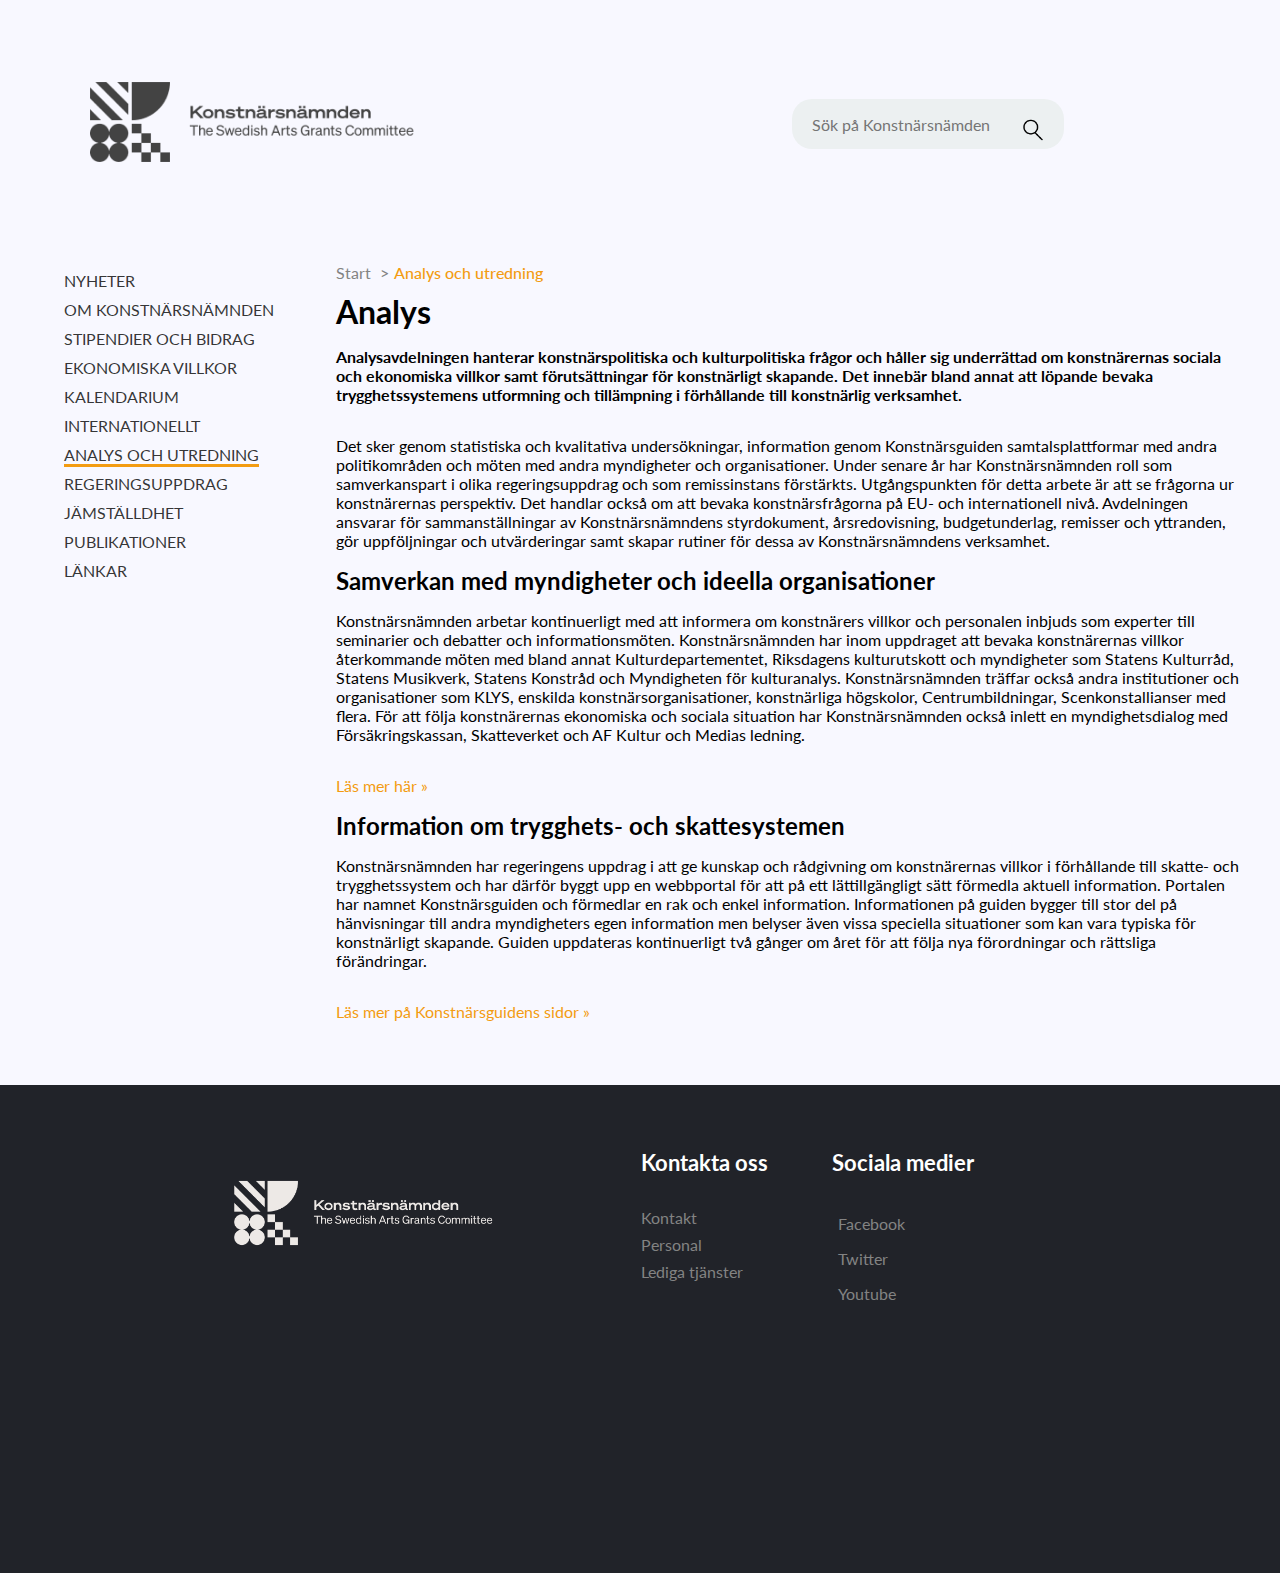
<file: html/investigation.html>
<!DOCTYPE html>
<html lang="sv">

<head>
    <meta charset="UTF-8" />
    <meta http-equiv="X-UA-Compatible" content="IE=edge" />
    <meta name="viewport" content="width=device-width, initial-scale=1.0" />
    <meta name="keywords" content="konstnär, stipendier, konstnärspolitiska frågor, konstnärsskap, konstnärlig utveckling, kultur, konstnärlig verksamhet">
<meta name="author" content="Grupp 2">
    <title>Analys & utredning</title>
    <link rel="stylesheet" href="/css/style.css" />
    <link rel="stylesheet" href="https://code.ionicframework.com/ionicons/2.0.1/css/ionicons.min.css">
</head>

<body>
    <!-- HEADER -->
    <header>
        <div class="header-container">
            <!-- logo -->
            <section>
                <a href="../index.html">
                    <img src="/assets/logo_GRAY.png" class="logo" alt="Konstnärsnämndens logo" />
                </a>
            </section>
            <!--  Search box -->
            <div class="search-box-desktop">
                <input class="search-txt" type="text" placeholder=" Sök på Konstnärsnämden">
                <img class="search-button" src="/assets/search.png" alt="Förstoringsglas i sökruta">
            </div>
            <!-- Apply button -->
           
            <!-- Drop down menu -->
            <div class="dropdown">
                <button class="dropbtn">
                    <img src="/assets/burger_GRAY.png" id="burger" alt="meny">
                </button>
                <div class="dropdown-content">
                    <div class="search-box-navbar">
                        <input class="search-txt" type="text" placeholder=" Sök på Konstnärsnämden">
                        <img class="search-button" src="/assets/search.png" alt="Förstoringsglas i sökruta">
                    </div>
                    <a href="/html/news.html" class="nav-link">Nyheter</a>
                    <a href="/html/about.html" class="nav-link active">Om konstnärsnämnden</a>
                    <a href="/html/scholarship.html" class="nav-link">Stipendier och bidrag</a>
                    <a href="/html/terms.html" class="nav-link">Ekonomiska villkor</a>
                    <a href="/html/calendar.html" class="nav-link">Kalendarium</a>
                    <a href="/html/international.html" class="nav-link">Internationellt</a>
                    <a href="/html/investigation.html" class="nav-link">Analys och utredning</a>
                    <a href="/html/mission.html" class="nav-link">Regeringsuppdrag</a>
                    <a href="/html/equality.html " class="nav-link">Jämställdhet</a>
                    <a href="/html/publications.html" class="nav-link">Publikationer</a>
                    <a href="/html/links.html" class="nav-link">Länkar</a>
                </div>
            </div>
        </div>
        </div>
    </header>

    <!-- MAIN -->
    <main class="main-subpage">
        <!-- Top navbar -->
        <nav>
            <ul class="nav-list-main">
                <li><a href="/html/news.html" class="nav-link">Nyheter</a></li>
                <li><a href="/html/about.html" class="nav-link">Om konstnärsnämnden</a></li>
                <li><a href="/html/scholarship.html" class="nav-link">Stipendier och bidrag</a></li>
                <li><a href="/html/terms.html" class="nav-link">Ekonomiska villkor</a></li>
                <li><a href="/html/calendar.html" class="nav-link">Kalendarium</a></li>
                <li><a href="/html/international.html" class="nav-link">Internationellt</a></li>
                <li><a href="/html/investigation.html" class="nav-link active">Analys och utredning</a></li>
                <li><a href="/html/mission.html" class="nav-link">Regeringsuppdrag</a></li>
                <li><a href="/html/equality.html " class="nav-link">Jämställdhet</a></li>
                <li><a href="/html/publications.html" class="nav-link">Publikationer</a></li>
                <li><a href="/html/links.html" class="nav-link">Länkar</a></li>
            </ul>
        </nav>
        <article>
            <div>
                <ul class="breadcrumbs">
                    <li class="breadcrumbs-item">
                        <a class="breadcrumbs-link" href="../index.html">Start</a>
                    </li>
                    <li class="breadcrumbs-item">
                        <a href="#" class="breadcrumbs-link breadcrumbs-link-active">Analys och utredning</a>
                    </li>
                </ul>
            </div>
            <header class="header-article">
                <h1>Analys</h1>
                <p class="ingress">Analysavdelningen hanterar konstnärspolitiska och kulturpolitiska frågor och håller
                    sig
                    underrättad om konstnärernas sociala och ekonomiska villkor samt förutsättningar för
                    konstnärligt skapande. Det innebär bland annat att löpande bevaka trygghetssystemens
                    utformning och tillämpning i förhållande till konstnärlig verksamhet.</p>
                <p>Det sker genom statistiska och kvalitativa undersökningar,
                    information genom Konstnärsguiden samtalsplattformar med andra politikområden och
                    möten med andra myndigheter och organisationer.
                    Under senare år har Konstnärsnämnden roll som samverkanspart i olika regeringsuppdrag
                    och som remissinstans förstärkts. Utgångspunkten för detta arbete är att se frågorna ur
                    konstnärernas perspektiv. Det handlar också om att bevaka konstnärsfrågorna på EU- och
                    internationell nivå. Avdelningen ansvarar för sammanställningar av Konstnärsnämndens
                    styrdokument, årsredovisning, budgetunderlag, remisser och yttranden, gör uppföljningar och
                    utvärderingar samt skapar rutiner för dessa av Konstnärsnämndens verksamhet.</p>
                <h2>Samverkan med myndigheter och ideella organisationer</h2>
                <p>Konstnärsnämnden arbetar kontinuerligt med att informera om konstnärers villkor och personalen
                    inbjuds som experter till seminarier och debatter och informationsmöten. Konstnärsnämnden har
                    inom uppdraget att bevaka konstnärernas villkor återkommande möten med bland annat
                    Kulturdepartementet, Riksdagens kulturutskott och myndigheter som Statens Kulturråd,
                    Statens Musikverk, Statens Konstråd och Myndigheten för kulturanalys.
                    Konstnärsnämnden träffar också andra institutioner och organisationer som KLYS, enskilda
                    konstnärsorganisationer, konstnärliga högskolor, Centrumbildningar, Scenkonstallianser med flera.
                    För att följa konstnärernas ekonomiska och sociala situation har Konstnärsnämnden
                    också inlett en myndighetsdialog med Försäkringskassan, Skatteverket och AF Kultur och
                    Medias ledning.</p>
                <p><a href="https://www.konstnarsnamnden.se/konstnarsguiden">Läs mer här »</a></p>
                <h2>Information om trygghets- och skattesystemen</h2>
                <p>Konstnärsnämnden har regeringens uppdrag i att ge kunskap och rådgivning om konstnärernas villkor i
                    förhållande till skatte- och trygghetssystem och har därför byggt upp en webbportal för att på ett
                    lättillgängligt sätt förmedla aktuell information. Portalen har namnet Konstnärsguiden och förmedlar
                    en rak och enkel information. Informationen på guiden bygger till stor del på hänvisningar till
                    andra myndigheters egen information men belyser även vissa speciella situationer som kan vara
                    typiska för konstnärligt skapande.
                    Guiden uppdateras kontinuerligt två gånger om året för att följa nya förordningar och rättsliga
                    förändringar.

                    <p><a href="https://www.konstnarsnamnden.se/konstnarsguiden">Läs mer på Konstnärsguidens sidor »</a>
                    </p>
            </header>
        </article>
    </main>

    <!-- FOOTER -->
    <div class="footer-container">
        <div class="footer">

            <section class="footer-heading footer-1">
                <a href="/index.html"><img src="../assets/logo.png" class="logo" alt="Konstnärsnämndens logo" /></a>
            </section>
            <section class="footer-heading footer-2">
                <h2>Kontakta oss</h2>
                <a href="/html/contact.html">Kontakt</a>
                <a href="#">Personal</a>
                <a href="#">Lediga tjänster</a>
            </section>
            <section class="footer-heading footer-3">
                <h2>Sociala medier</h2>
                <a href="https://www.facebook.com/profile.php?id=100064917125295"><i class="ion-social-facebook"> </i>Facebook</a>
                <a href="https://twitter.com/konstnarsnmnden"><i class="ion-social-twitter"> </i>Twitter</a>
                <a href="https://www.youtube.com/channel/UCbKIiLUE8sUCcySkzrVxTuQ"><i class="ion-social-youtube"> </i>Youtube</a>
            </section>
        </div>
    </div>
</body>

</html>
</file>
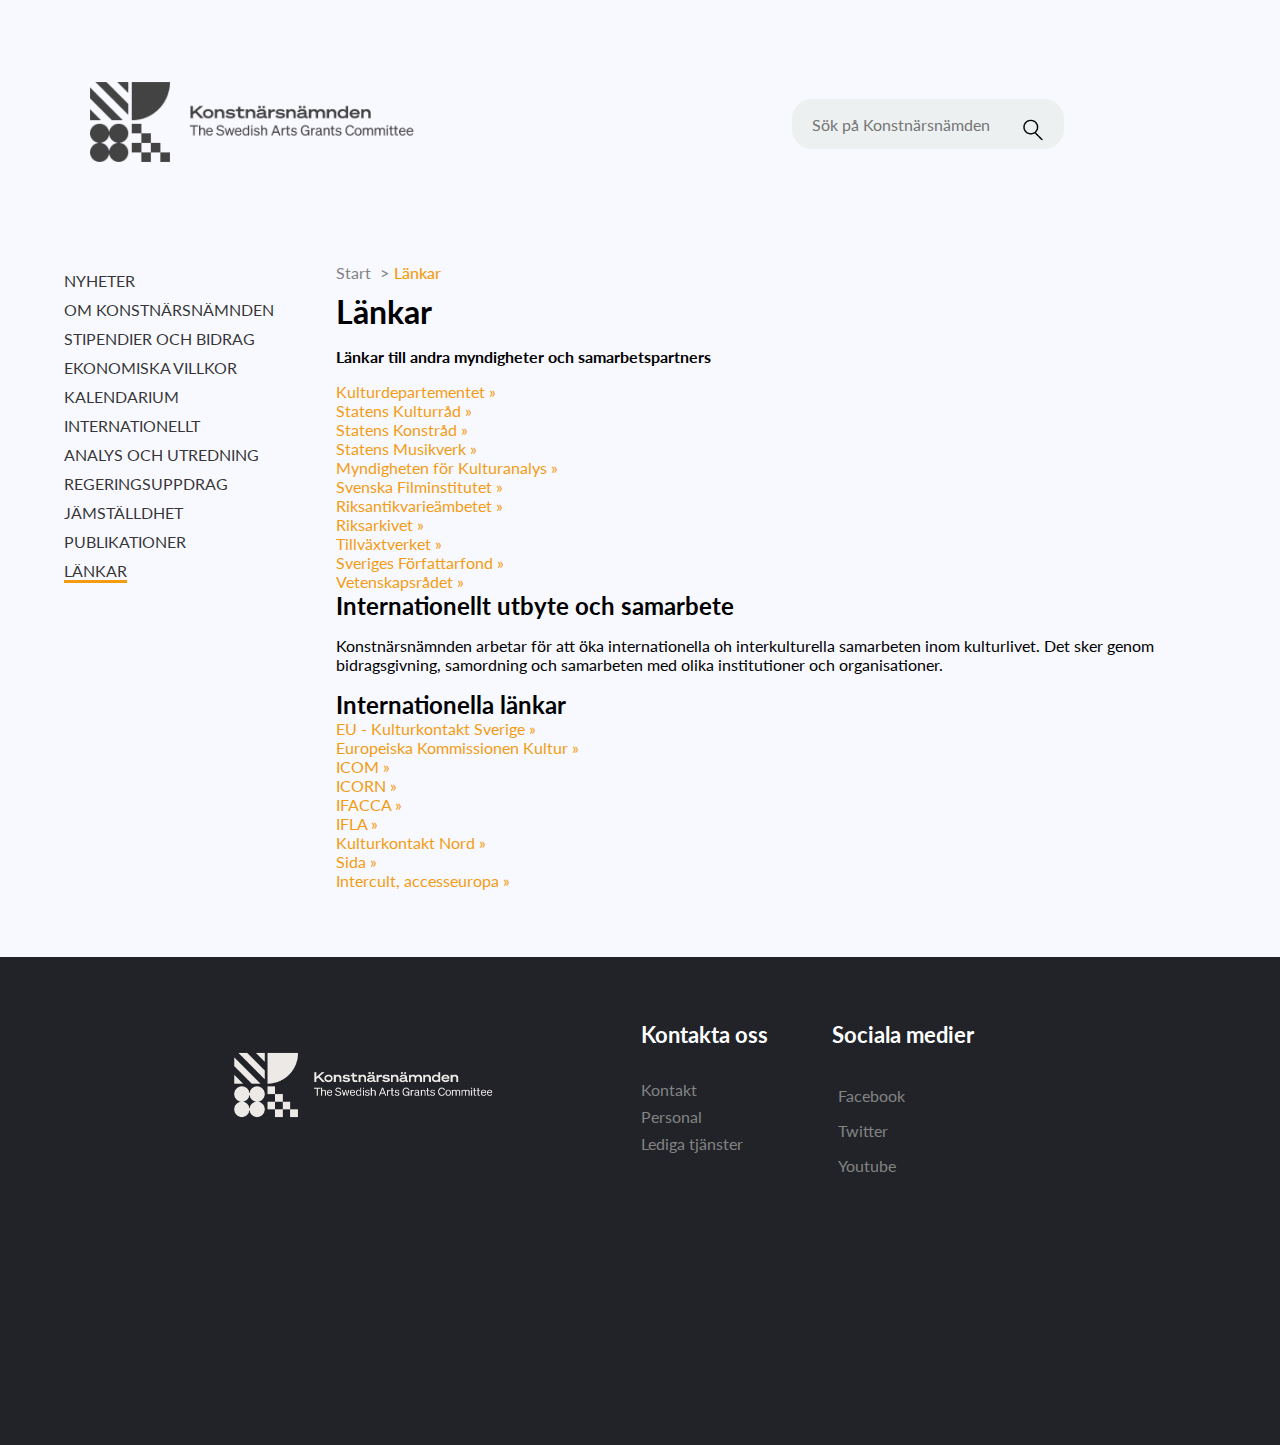
<file: html/links.html>
<!DOCTYPE html>
<html lang="sv">
  <head>
    <meta charset="UTF-8" />
    <meta http-equiv="X-UA-Compatible" content="IE=edge" />
    <meta name="viewport" content="width=device-width, initial-scale=1.0" />
    <meta name="keywords" content="konstnär, stipendier, konstnärspolitiska frågor, konstnärsskap, konstnärlig utveckling, kultur, konstnärlig verksamhet">
<meta name="author" content="Grupp 2">
    <title>konstnärsnämnden.se</title>
    <link rel="stylesheet" href="/css/style.css" />
    <link rel="stylesheet" href="https://code.ionicframework.com/ionicons/2.0.1/css/ionicons.min.css">
  </head>

  <body>
    <!-- HEADER -->
    <header>
        <div class="header-container">
            <!-- logo -->
            <section>
                <a href="../index.html">
                    <img src="/assets/logo_GRAY.png" class="logo" alt="Konstnärsnämndens logo" />
                </a>
            </section>
            <!--  Search box -->
            <div class="search-box-desktop">
                <input class="search-txt" type="text" placeholder=" Sök på Konstnärsnämden">
                <img class="search-button" src="/assets/search.png" alt="Förstoringsglas i sökruta">
            </div>
            <!-- Apply button -->

            <!-- Drop down menu -->
            <div class="dropdown">
                <button class="dropbtn">
                    <img src="/assets/burger_GRAY.png" id="burger" alt="meny">
                </button>
                <div class="dropdown-content">
                    <div class="search-box-navbar">
                        <input class="search-txt" type="text" placeholder=" Sök på Konstnärsnämden">
                        <img class="search-button" src="/assets/search.png" alt="Förstoringsglas i sökruta">
                    </div>
                    <a href="/html/news.html" class="nav-link">Nyheter</a>
                    <a href="/html/about.html" class="nav-link active">Om konstnärsnämnden</a>
                    <a href="/html/scholarship.html" class="nav-link">Stipendier och bidrag</a>
                    <a href="/html/terms.html" class="nav-link">Ekonomiska villkor</a>
                    <a href="/html/calendar.html" class="nav-link">Kalendarium</a>
                    <a href="/html/international.html" class="nav-link">Internationellt</a>
                    <a href="/html/investigation.html" class="nav-link">Analys och utredning</a>
                    <a href="/html/mission.html" class="nav-link">Regeringsuppdrag</a>
                    <a href="/html/equality.html " class="nav-link">Jämställdhet</a>
                    <a href="/html/publications.html" class="nav-link">Publikationer</a>
                    <a href="/html/links.html" class="nav-link">Länkar</a>
                </div>
            </div>
        </div>
        </div>
    </header>

    <!-- MAIN -->
    <main class="main-subpage">
      <!-- Top navbar -->
      <nav>
        <ul class="nav-list-main">
          <li><a href="/html/news.html" class="nav-link">Nyheter</a></li>
          <li>
            <a href="/html/about.html" class="nav-link">Om Konstnärsnämnden</a>
          </li>
          <li>
            <a href="/html/scholarship.html" class="nav-link"
              >Stipendier och bidrag</a
            >
          </li>
          <li>
            <a href="/html/terms.html" class="nav-link">Ekonomiska villkor</a>
          </li>
          <li>
            <a href="/html/calendar.html" class="nav-link">Kalendarium</a>
          </li>
          <li>
            <a href="/html/international.html" class="nav-link"
              >Internationellt</a
            >
          </li>
          <li>
            <a href="/html/investigation.html" class="nav-link"
              >Analys och utredning</a
            >
          </li>
          <li>
            <a href="/html/mission.html" class="nav-link">Regeringsuppdrag</a>
          </li>
          <li>
            <a href="/html/equality.html " class="nav-link">Jämställdhet</a>
          </li>
          <li>
            <a href="/html/publications.html" class="nav-link">Publikationer</a>
          </li>
          <li><a href="/html/links.html" class="nav-link active">Länkar</a></li>
        </ul>
      </nav>
      
      <article>
        <div>
          <ul class="breadcrumbs">
            <li class="breadcrumbs-item">
              <a class="breadcrumbs-link" href="../index.html">Start</a>
            </li>
            <li class="breadcrumbs-item">
              <a href="#" class="breadcrumbs-link breadcrumbs-link-active"
                >Länkar</a
              >
            </li>
          </ul>
        </div>
        <h1>Länkar</h1>
        <p class="ingress">
          Länkar till andra myndigheter och samarbetspartners
        </p>
        <div>
          <ul class="links">
            <li>
              <a
                title="Kulturdepartementet"
                href="http://www.regeringen.se/sb/d/8339"
                target="_blank"
                class="news-link"
                >Kulturdepartementet »</a
              >
            </li>
            <li>
              <a
                title="Statens Kulturråd"
                href="http://www.kulturradet.se/sv/"
                target="_blank"
                class="news-link"
                >Statens Kulturråd »</a
              >
            </li>
            <li>
              <a
                title="Statens Konstråd"
                href="http://www.statenskonstrad.se/"
                target="_blank"
                class="news-link"
                >Statens Konstråd »</a
              >
            </li>
            <li>
              <a
                title="Statens Musikverk"
                href="http://www.statensmusikverk.se/"
                target="_blank"
                class="news-link"
                >Statens Musikverk »</a
              >
            </li>
            <li>
              <a
                title="Myndigheten för Kulturanalys"
                href="http://www.kulturanalys.se/"
                target="_blank"
                class="news-link"
                >Myndigheten för Kulturanalys »</a
              >
            </li>
            <li>
              <a
                title="Svenska Filminstitutet"
                href="http://www.sfi.se/"
                target="_blank"
                class="news-link"
                >Svenska Filminstitutet »</a
              >
            </li>
            <li>
              <a
                title="Riksantikvarieämbetet"
                href="https://www.raa.se/"
                target="_blank"
                class="news-link"
                >Riksantikvarieämbetet »</a
              >
            </li>
            <li>
              <a
                title="https://riksarkivet.se/"
                href="https://riksarkivet.se/"
                target="_blank"
                class="news-link"
                >Riksarkivet »</a
              >
            </li>
            <li>
              <a
                title="Tillväxtverket"
                href="http://www.tillvaxtverket.se/"
                target="_blank"
                class="news-link"
                >Tillväxtverket »</a
              >
            </li>
            <li>
              <a
                title="Sveriges Författarfond"
                href="http://www.svff.se/"
                target="_blank"
                class="news-link"
                >Sveriges Författarfond »</a
              >
            </li>
            <li>
              <a href="http://www.vr.se" class="news-link">Vetenskapsrådet »</a>
            </li>
          </ul>
        </div>
        <h2>Internationellt utbyte och samarbete</h2>
        <p>
          Konstnärsnämnden arbetar för att öka internationella oh
          interkulturella samarbeten inom kulturlivet. Det sker genom
          bidragsgivning, samordning och samarbeten med olika institutioner och
          organisationer.
        </p>
        <h2>Internationella länkar</h2>
        <ul class="links">
          <li>
            <a
              title="EU-Kulturkontakt Sverige"
              href="http://www.kulturradet.se/sv/EU_Kulturprogram/"
              target="_blank"
              class="news-link"
              >EU - Kulturkontakt Sverige »</a
            >
          </li>
          <li>
            <a
              title="Europeiska Kommissionen Kultur"
              href="http://ec.europa.eu/culture/index_en.htm"
              target="_blank"
              class="news-link"
              >Europeiska Kommissionen Kultur »</a
            >
          </li>
          <li>
            <a
              title="ICOM"
              href="http://icom.museum/"
              target="_blank"
              class="news-link"
              >ICOM »</a
            >
          </li>
          <li>
            <a
              title="ICORN"
              href="http://www.icorn.org/"
              target="_blank"
              class="news-link"
              >ICORN »</a
            >
          </li>
          <li>
            <a
              title="IFACCA"
              href="http://www.ifacca.org/"
              target="_blank"
              class="news-link"
              >IFACCA »</a
            >
          </li>
          <li>
            <a title="IFLA" href="http://www.ifla.org/" class="news-link"
              >IFLA »</a
            >
          </li>
          <li>
            <a
              title="Kulturkontakt Nord "
              href="http://www.kulturkontaktnord.org/"
              class="news-link"
              >Kulturkontakt Nord »</a
            >
          </li>
          <li>
            <a
              title="Sida"
              href="http://www.sida.se/Svenska/"
              target="_blank"
              class="news-link"
              >Sida »</a
            >
          </li>
          <li>
            <a
              title="Intercult, accesseuropa"
              href="http://www.intercult.se/accesseuropa/"
              target="_blank"
              class="news-link"
              >Intercult, accesseuropa »</a
            >
          </li>
        </ul>
      </article>
    </main>
    <br> 
    <!-- FOOTER -->
    <div class="footer-container">
      <div class="footer">
        <section class="footer-heading footer-1">
          <a href="/index.html"
            ><img
              src="../assets/logo.png"
              class="logo"
              alt="Konstnärsnämndens logo"
          /></a>
        </section>
        <section class="footer-heading footer-2">
          <h2>Kontakta oss</h2>
          <a href="/html/contact.html">Kontakt</a>
          <a href="#">Personal</a>
          <a href="#">Lediga tjänster</a>
        </section>
        <section class="footer-heading footer-3">
          <h2>Sociala medier</h2>
          <a href="https://www.facebook.com/profile.php?id=100064917125295"
            ><i class="ion-social-facebook"></i> Facebook</a
          >
          <a href="https://twitter.com/konstnarsnmnden"><i class="ion-social-twitter"></i> Twitter</a>
          <a href="https://www.youtube.com/channel/UCbKIiLUE8sUCcySkzrVxTuQ"
            ><i class="ion-social-youtube"></i> Youtube</a
          >
        </section>
      </div>
    </div>
  </body>
</html>
</file>
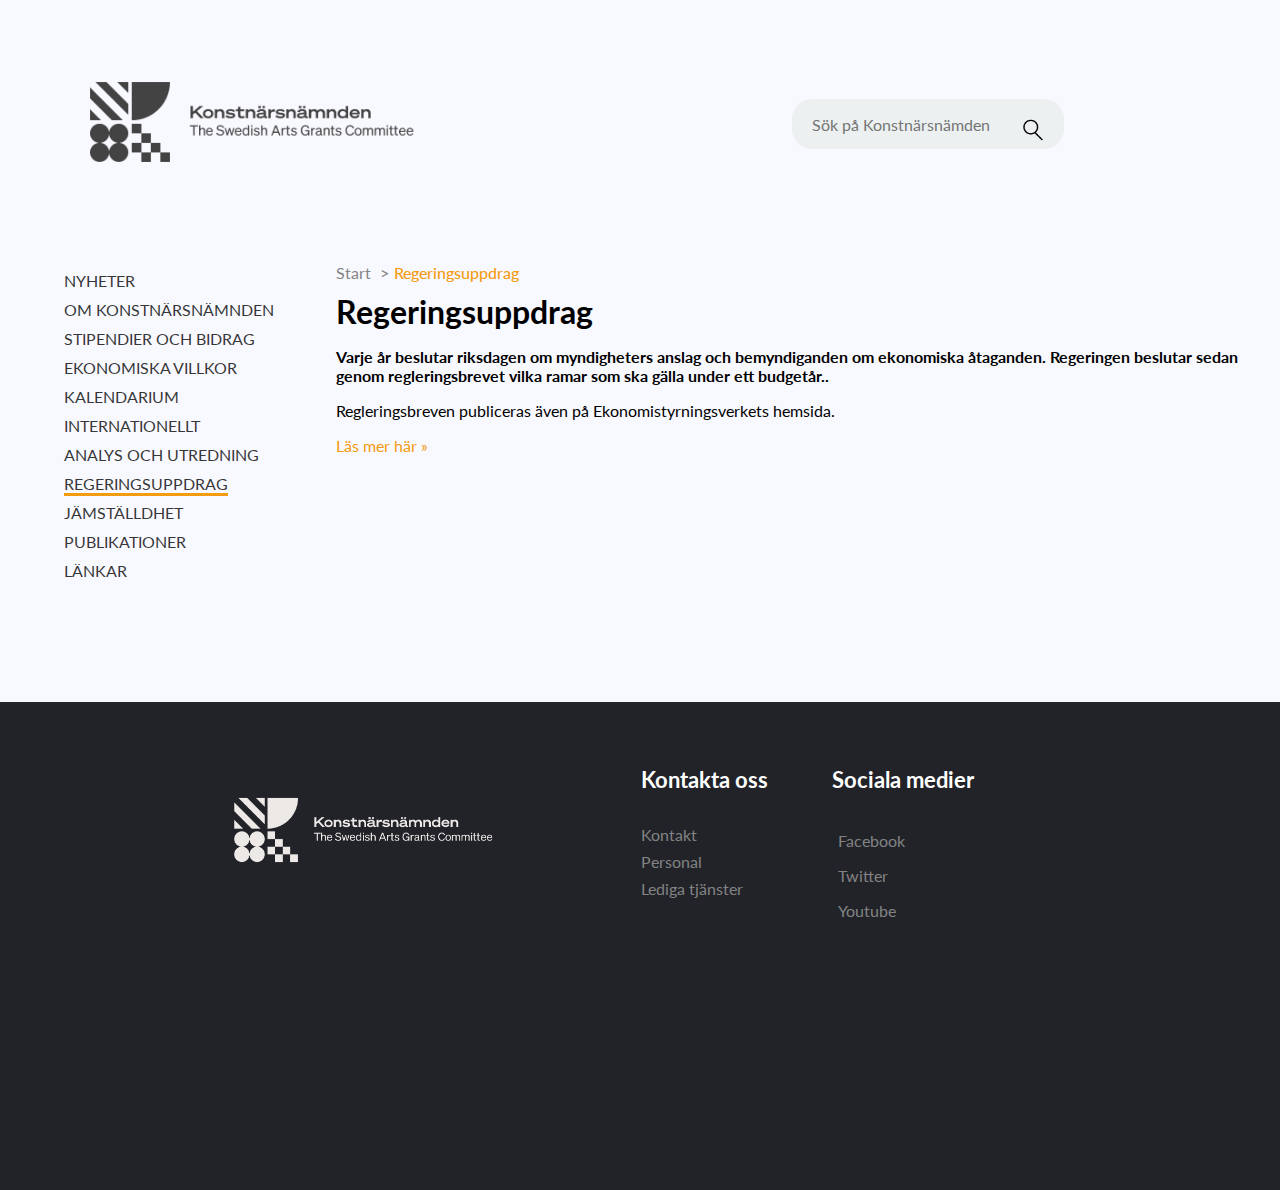
<file: html/mission.html>
<!DOCTYPE html>
<html lang="sv">

<head>
    <meta charset="UTF-8" />
    <meta http-equiv="X-UA-Compatible" content="IE=edge" />
    <meta name="viewport" content="width=device-width, initial-scale=1.0" />
    <meta name="keywords" content="konstnär, stipendier, konstnärspolitiska frågor, konstnärsskap, konstnärlig utveckling, kultur, konstnärlig verksamhet">
<meta name="author" content="Grupp 2">
    <title>konstnärsnämnden.se</title>
    <link rel="stylesheet" href="/css/style.css" />
    <link rel="stylesheet" href="https://code.ionicframework.com/ionicons/2.0.1/css/ionicons.min.css">
</head>

<body>
    <!-- HEADER -->
    <header>
        <div class="header-container">
            <!-- logo -->
            <section>
                <a href="../index.html">
                    <img src="/assets/logo_GRAY.png" class="logo" alt="Konstnärsnämndens logo" />
                </a>
            </section>
            <!--  Search box -->
            <div class="search-box-desktop">
                <input class="search-txt" type="text" placeholder=" Sök på Konstnärsnämden">
                <img class="search-button" src="/assets/search.png" alt="Förstoringsglas i sökruta">
            </div>
            <!-- Apply button -->
       
            <!-- Drop down menu -->
            <div class="dropdown">
                <button class="dropbtn">
                    <img src="/assets/burger_GRAY.png" id="burger" alt="meny">
                </button>
                <div class="dropdown-content">
                    <div class="search-box-navbar">
                        <input class="search-txt" type="text" placeholder=" Sök på Konstnärsnämden">
                        <img class="search-button" src="/assets/search.png" alt="Förstoringsglas i sökruta">
                    </div>
                    <a href="/html/news.html" class="nav-link">Nyheter</a>
                    <a href="/html/about.html" class="nav-link active">Om konstnärsnämnden</a>
                    <a href="/html/scholarship.html" class="nav-link">Stipendier och bidrag</a>
                    <a href="/html/terms.html" class="nav-link">Ekonomiska villkor</a>
                    <a href="/html/calendar.html" class="nav-link">Kalendarium</a>
                    <a href="/html/international.html" class="nav-link">Internationellt</a>
                    <a href="/html/investigation.html" class="nav-link">Analys och utredning</a>
                    <a href="/html/mission.html" class="nav-link">Regeringsuppdrag</a>
                    <a href="/html/equality.html " class="nav-link">Jämställdhet</a>
                    <a href="/html/publications.html" class="nav-link">Publikationer</a>
                    <a href="/html/links.html" class="nav-link">Länkar</a>
                </div>
            </div>
        </div>
        </div>
    </header>

    <!-- MAIN -->
    <main class="main-subpage">
        <!-- Top navbar -->
        <nav>
            <ul class="nav-list-main">
                <li><a href="/html/news.html" class="nav-link">Nyheter</a></li>
                <li><a href="/html/about.html" class="nav-link">Om konstnärsnämnden</a></li>
                <li><a href="/html/scholarship.html" class="nav-link">Stipendier och bidrag</a></li>
                <li><a href="/html/terms.html" class="nav-link">Ekonomiska villkor</a></li>
                <li><a href="/html/calendar.html" class="nav-link">Kalendarium</a></li>
                <li><a href="/html/international.html" class="nav-link">Internationellt</a></li>
                <li><a href="/html/investigation.html" class="nav-link">Analys och utredning</a></li>
                <li><a href="/html/mission.html" class="nav-link active">Regeringsuppdrag</a></li>
                <li><a href="/html/equality.html " class="nav-link">Jämställdhet</a></li>
                <li><a href="/html/publications.html" class="nav-link">Publikationer</a></li>
                <li><a href="/html/links.html" class="nav-link">Länkar</a></li>
            </ul>
        </nav>

        <article>
            <div>
                <ul class="breadcrumbs">
                    <li class="breadcrumbs-item">
                        <a class="breadcrumbs-link" href="../index.html">Start</a>
                    </li>
                    <li class="breadcrumbs-item">
                        <a href="#" class="breadcrumbs-link breadcrumbs-link-active">Regeringsuppdrag</a>
                    </li>
                </ul>
            </div>
            <h1>Regeringsuppdrag</h1>
            <p class="ingress">Varje år beslutar riksdagen om myndigheters anslag och bemyndiganden om ekonomiska
                åtaganden.
                Regeringen beslutar sedan genom regleringsbrevet vilka ramar som ska gälla under ett budgetår..</p>
            <p>Regleringsbreven publiceras även på Ekonomistyrningsverkets hemsida.</p>
            <p><a href="www.esv.se">Läs mer här »</a></p>

        </article>
    </main>

    <!-- FOOTER -->

    <div class="footer-container">
        <div class="footer">

            <section class="footer-heading footer-1">
                <a href="/index.html"><img src="../assets/logo.png" class="logo" alt="Konstnärsnämndens logo" /></a>
            </section>
            <section class="footer-heading footer-2">
                <h2>Kontakta oss</h2>
                <a href="/html/contact.html">Kontakt</a>
                <a href="#">Personal</a>
                <a href="#">Lediga tjänster</a>
            </section>
            <section class="footer-heading footer-3">
                <h2>Sociala medier</h2>
                <a href="https://www.facebook.com/profile.php?id=100064917125295"><i class="ion-social-facebook"></i> Facebook</a>
                <a href="https://twitter.com/konstnarsnmnden"><i class="ion-social-twitter"></i> Twitter</a>
                <a href="https://www.youtube.com/channel/UCbKIiLUE8sUCcySkzrVxTuQ"><i class="ion-social-youtube"></i> Youtube</a>
            </section>
        </div>
    </div>
</body>

</html>
</file>
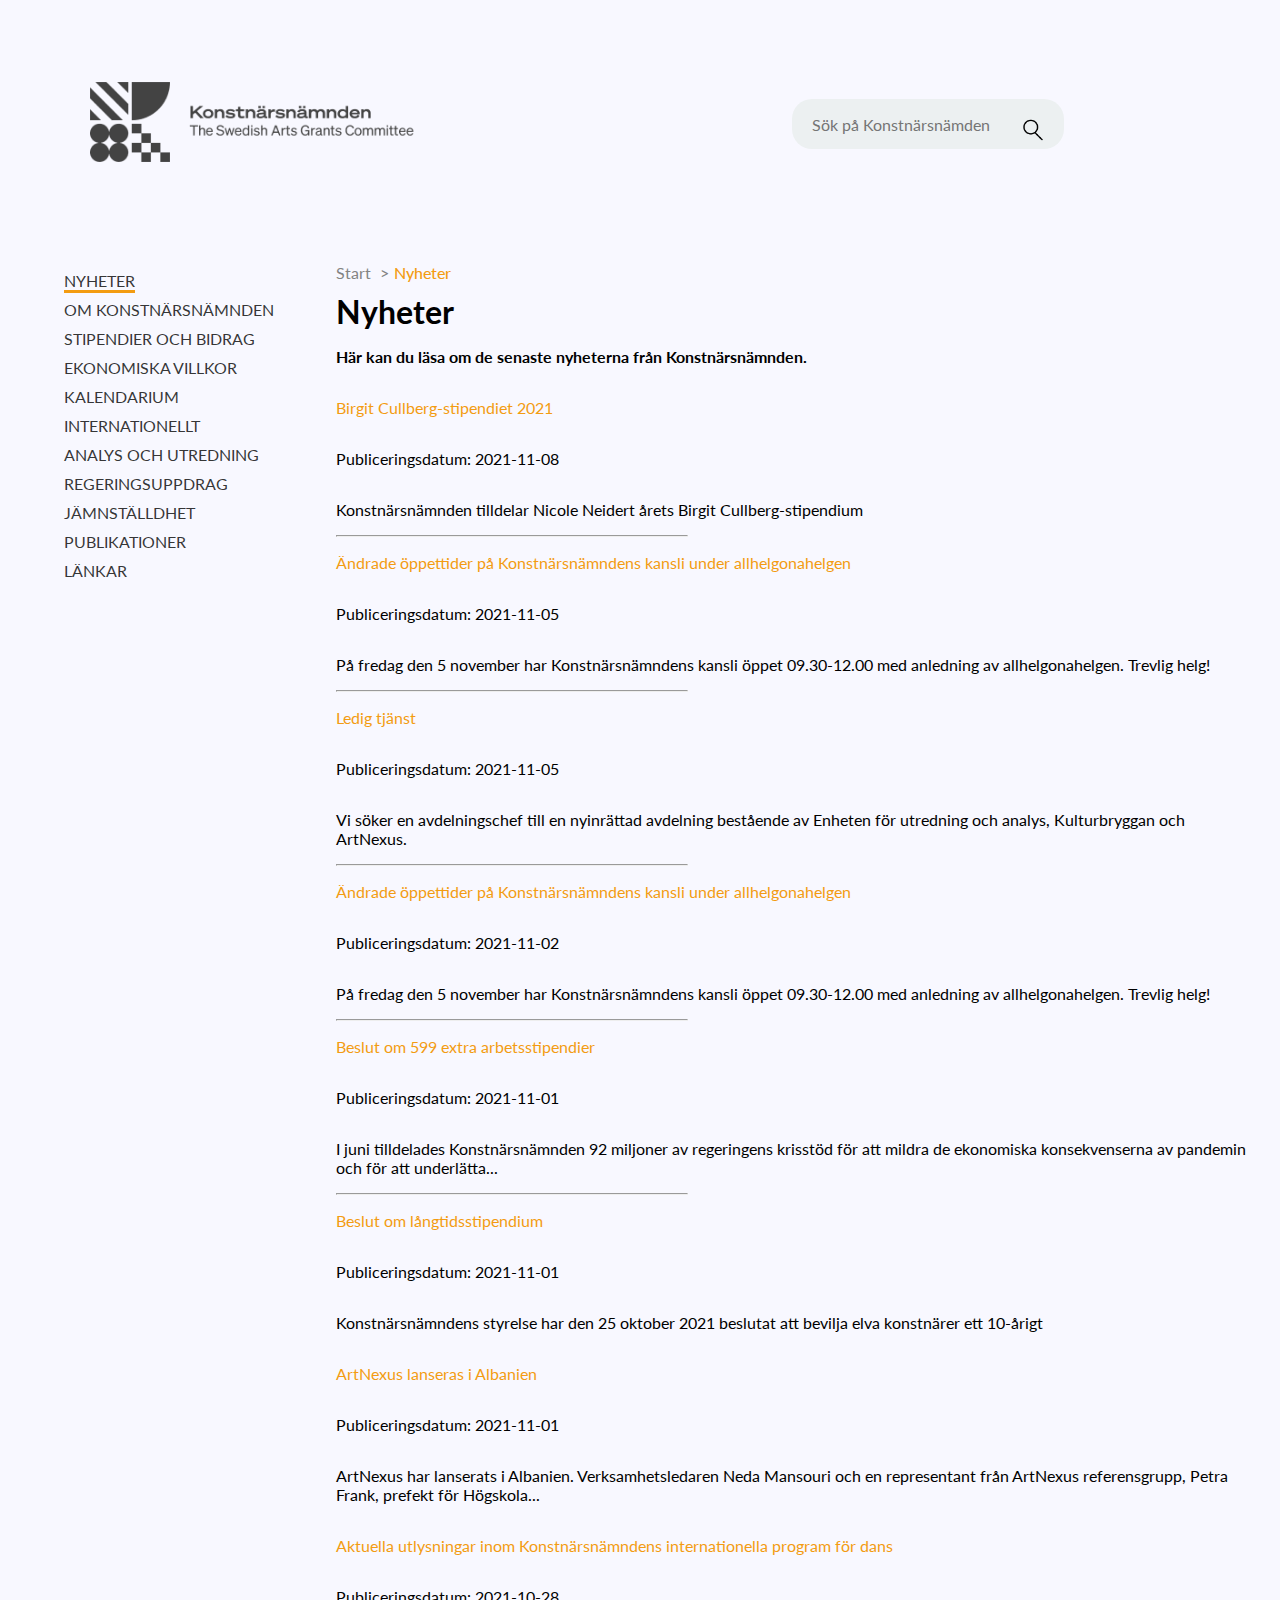
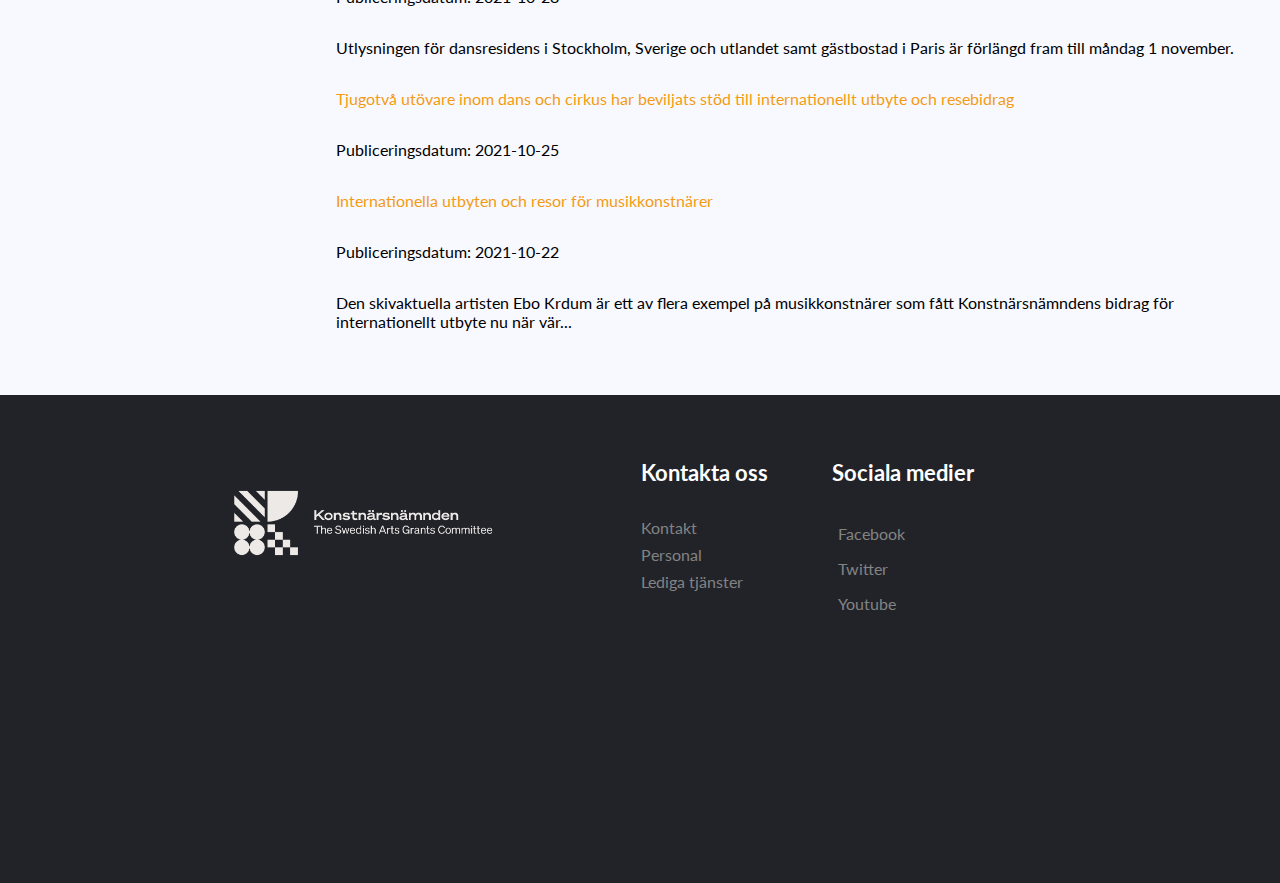
<file: html/news.html>
<!DOCTYPE html>
<html lang="sv">
  <head>
    <meta charset="UTF-8" />
    <meta http-equiv="X-UA-Compatible" content="IE=edge" />
    <meta name="viewport" content="width=device-width, initial-scale=1.0" />
    <meta
      name="keywords"
      content="konstnär, stipendier, konstnärspolitiska frågor, konstnärsskap, konstnärlig utveckling, kultur, konstnärlig verksamhet"
    />
    <meta name="author" content="Grupp 2" />
    <title>konstnärsnämnden.se</title>
    <link rel="stylesheet" href="/css/style.css" />
    <link
      rel="stylesheet"
      href="https://code.ionicframework.com/ionicons/2.0.1/css/ionicons.min.css"
    />
  </head>
  <body>
    <!-- HEADER -->
    <header>
      <div class="header-container">
        <!-- logo -->
        <section>
          <a href="../index.html">
            <img
              src="/assets/logo_GRAY.png"
              class="logo"
              alt="Konstnärsnämndens logo"
            />
          </a>
        </section>
        <!--  Search box -->
        <div class="search-box-desktop">
          <input
            class="search-txt"
            type="text"
            placeholder=" Sök på Konstnärsnämden"
          />
          <img
            class="search-button"
            src="/assets/search.png"
            alt="Förstoringsglas i sökruta"
          />
        </div>
        <!-- Apply button -->

        <!-- Drop down menu -->
        <div class="dropdown">
          <button class="dropbtn">
            <img src="/assets/burger_GRAY.png" id="burger" alt="meny" />
          </button>
          <div class="dropdown-content">
            <div class="search-box-navbar">
              <input
                class="search-txt"
                type="text"
                placeholder=" Sök på Konstnärsnämden"
              />
              <img
                class="search-button"
                src="/assets/search.png"
                alt="Förstoringsglas i sökruta"
              />
            </div>
            <a href="/html/news.html" class="nav-link">Nyheter</a>
            <a href="/html/about.html" class="nav-link active"
              >Om konstnärsnämnden</a
            >
            <a href="/html/scholarship.html" class="nav-link"
              >Stipendier och bidrag</a
            >
            <a href="/html/terms.html" class="nav-link">Ekonomiska villkor</a>
            <a href="/html/calendar.html" class="nav-link">Kalendarium</a>
            <a href="/html/international.html" class="nav-link"
              >Internationellt</a
            >
            <a href="/html/investigation.html" class="nav-link"
              >Analys och utredning</a
            >
            <a href="/html/mission.html" class="nav-link">Regeringsuppdrag</a>
            <a href="/html/equality.html " class="nav-link">Jämställdhet</a>
            <a href="/html/publications.html" class="nav-link">Publikationer</a>
            <a href="/html/links.html" class="nav-link">Länkar</a>
          </div>
        </div>
      </div>
    </header>

    <!-- MAIN -->
    <main class="main-subpage">
      <!-- Top navbar -->
      <nav>
        <ul class="nav-list-main">
          <li><a href="/html/news.html" class="nav-link active">Nyheter</a></li>
          <li>
            <a href="/html/about.html" class="nav-link">Om konstnärsnämnden</a>
          </li>
          <li>
            <a href="/html/scholarship.html" class="nav-link"
              >Stipendier och bidrag</a
            >
          </li>
          <li>
            <a href="/html/terms.html" class="nav-link">Ekonomiska villkor</a>
          </li>
          <li>
            <a href="/html/calendar.html" class="nav-link">Kalendarium</a>
          </li>
          <li>
            <a href="/html/international.html" class="nav-link"
              >Internationellt</a
            >
          </li>
          <li>
            <a href="/html/investigation.html" class="nav-link"
              >Analys och utredning</a
            >
          </li>
          <li>
            <a href="/html/mission.html" class="nav-link">Regeringsuppdrag</a>
          </li>
          <li>
            <a href="/html/equality.html " class="nav-link">Jämnställdhet</a>
          </li>
          <li>
            <a href="/html/publications.html" class="nav-link">Publikationer</a>
          </li>
          <li><a href="/html/links.html" class="nav-link">Länkar</a></li>
        </ul>
      </nav>

      <article>
        <div>
          <ul class="breadcrumbs">
            <li class="breadcrumbs-item">
              <a class="breadcrumbs-link" href="../index.html">Start</a>
            </li>
            <li class="breadcrumbs-item">
              <a href="#" class="breadcrumbs-link breadcrumbs-link-active"
                >Nyheter</a
              >
            </li>
          </ul>
        </div>
        <header class="header-article">
          <h1>Nyheter</h1>
          <p class="ingress">
            Här kan du läsa om de senaste nyheterna från Konstnärsnämnden.
          </p>
          <p>
            <a href="#" class="news-link">Birgit Cullberg-stipendiet 2021</a>
          </p>
          <p>Publiceringsdatum: 2021-11-08</p>
          <p>
            Konstnärsnämnden tilldelar Nicole Neidert årets Birgit
            Cullberg-stipendium
          </p>
          <hr />
          <p>
            <a href="#" class="news-link"
              >Ändrade öppettider på Konstnärsnämndens kansli under
              allhelgonahelgen</a
            >
          </p>
          <p>Publiceringsdatum: 2021-11-05</p>
          <p>
            På fredag den 5 november har Konstnärsnämndens kansli öppet
            09.30-12.00 med anledning av allhelgonahelgen. Trevlig helg!
          </p>
          <hr />
          <p><a href="#" class="news-link">Ledig tjänst</a></p>
          <p>Publiceringsdatum: 2021-11-05</p>
          <p>
            Vi söker en avdelningschef till en nyinrättad avdelning bestående av
            Enheten för utredning och analys, Kulturbryggan och ArtNexus.
          </p>
          <hr />
          <p>
            <a href="#" class="news-link"
              >Ändrade öppettider på Konstnärsnämndens kansli under
              allhelgonahelgen</a
            >
          </p>
          <p>Publiceringsdatum: 2021-11-02</p>
          <p>
            På fredag den 5 november har Konstnärsnämndens kansli öppet
            09.30-12.00 med anledning av allhelgonahelgen. Trevlig helg!
          </p>
          <hr />
          <p>
            <a href="#" class="news-link"
              >Beslut om 599 extra arbetsstipendier</a
            >
          </p>
          <p>Publiceringsdatum: 2021-11-01</p>
          <p>
            I juni tilldelades Konstnärsnämnden 92 miljoner av regeringens
            krisstöd för att mildra de ekonomiska konsekvenserna av pandemin och
            för att underlätta...
          </p>
          <hr />
          <p><a href="#" class="news-link">Beslut om långtidsstipendium</a></p>
          <p>Publiceringsdatum: 2021-11-01</p>
          <p>
            Konstnärsnämndens styrelse har den 25 oktober 2021 beslutat att
            bevilja elva konstnärer ett 10-årigt
          </p>

          <p><a href="#" class="news-link">ArtNexus lanseras i Albanien</a></p>
          <p>Publiceringsdatum: 2021-11-01</p>
          <p>
            ArtNexus har lanserats i Albanien. Verksamhetsledaren Neda Mansouri
            och en representant från ArtNexus referensgrupp, Petra Frank,
            prefekt för Högskola...
          </p>

          <p>
            <a href="#" class="news-link"
              >Aktuella utlysningar inom Konstnärsnämndens internationella
              program för dans</a
            >
          </p>
          <p>Publiceringsdatum: 2021-10-28</p>
          <p>
            Utlysningen för dansresidens i Stockholm, Sverige och utlandet samt
            gästbostad i Paris är förlängd fram till måndag 1 november.
          </p>

          <p>
            <a href="#" class="news-link"
              >Tjugotvå utövare inom dans och cirkus har beviljats stöd till
              internationellt utbyte och resebidrag</a
            >
          </p>
          <p>Publiceringsdatum: 2021-10-25</p>
          <p>
            <a href="#" class="news-link"
              >Internationella utbyten och resor för musikkonstnärer</a
            >
          </p>
          <p>Publiceringsdatum: 2021-10-22</p>
          <p>
            Den skivaktuella artisten Ebo Krdum är ett av flera exempel på
            musikkonstnärer som fått Konstnärsnämndens bidrag för
            internationellt utbyte nu när vär...
          </p>
        </header>
      </article>
    </main>

    <!-- FOOTER -->

    <div class="footer-container">
      <div class="footer">
        <section class="footer-heading footer-1">
          <a href="/index.html"
            ><img
              src="../assets/logo.png"
              class="logo"
              alt="Konstnärsnämndens logo"
          /></a>
        </section>
        <section class="footer-heading footer-2">
          <h2>Kontakta oss</h2>
          <a href="/html/contact.html">Kontakt</a>
          <a href="#">Personal</a>
          <a href="#">Lediga tjänster</a>
        </section>
        <section class="footer-heading footer-3">
          <h2>Sociala medier</h2>
          <a href="https://www.facebook.com/profile.php?id=100064917125295"
            ><i class="ion-social-facebook"></i> Facebook</a
          >
          <a href="https://twitter.com/konstnarsnmnden"
            ><i class="ion-social-twitter"></i> Twitter</a
          >
          <a href="https://www.youtube.com/channel/UCbKIiLUE8sUCcySkzrVxTuQ"
            ><i class="ion-social-youtube"></i> Youtube</a
          >
        </section>
      </div>
    </div>
  </body>
</html>
</file>
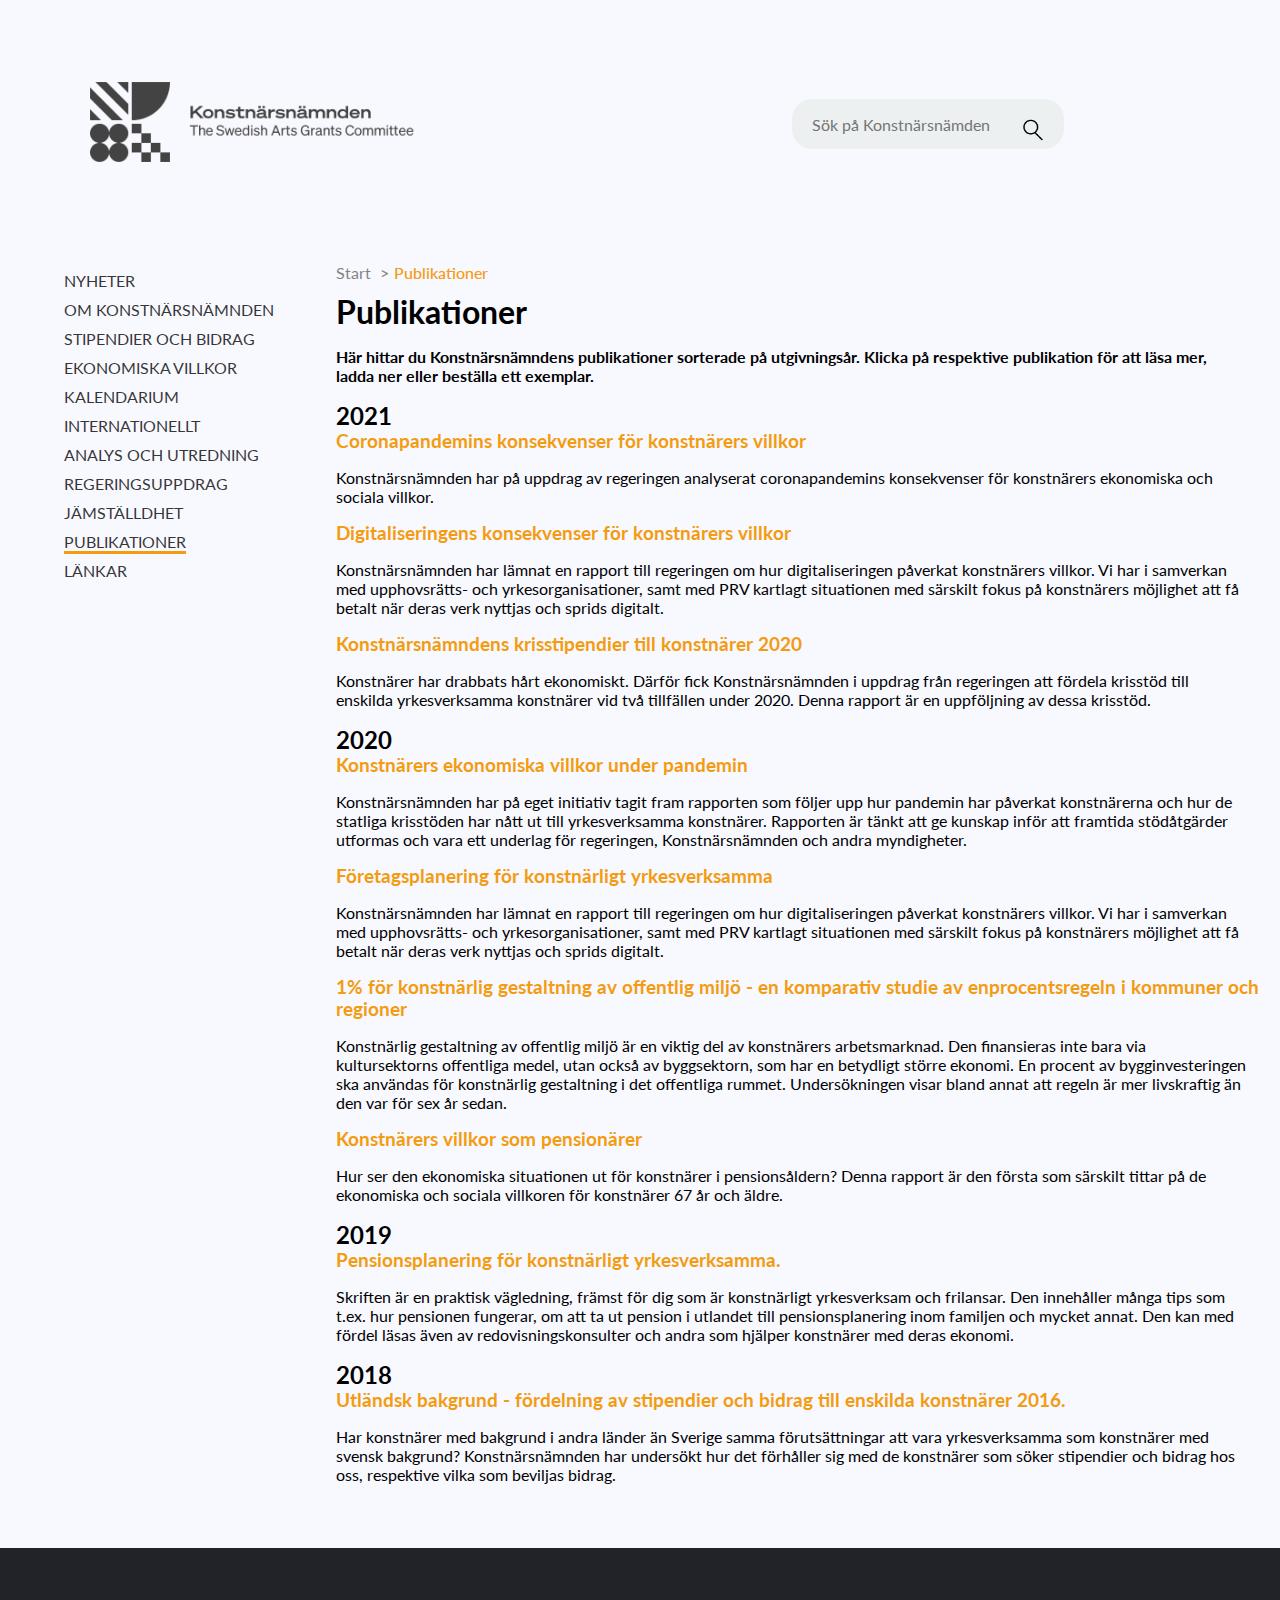
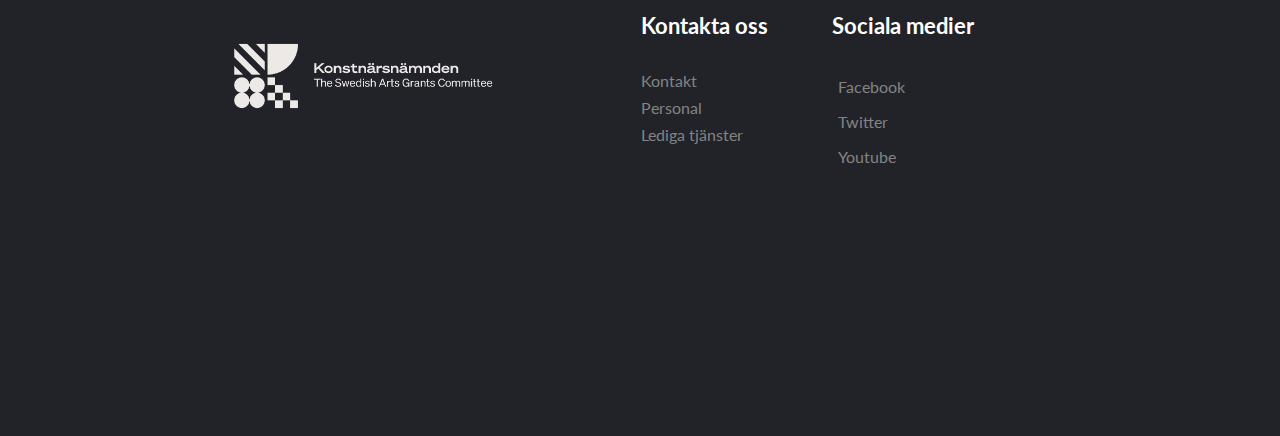
<file: html/publications.html>
<!DOCTYPE html>
<html lang="sv">

<head>
    <meta charset="UTF-8" />
    <meta http-equiv="X-UA-Compatible" content="IE=edge" />
    <meta name="viewport" content="width=device-width, initial-scale=1.0" />
    <meta name="keywords" content="konstnär, stipendier, konstnärspolitiska frågor, konstnärsskap, konstnärlig utveckling, kultur, konstnärlig verksamhet">
<meta name="author" content="Grupp 2">
    <title>konstnärsnämnden.se</title>
    <link rel="stylesheet" href="/css/style.css" />
    <link rel="stylesheet" href="https://code.ionicframework.com/ionicons/2.0.1/css/ionicons.min.css">
</head>

<body>
    <!-- HEADER -->
    <header>
        <div class="header-container">
            <!-- logo -->
            <section>
                <a href="../index.html">
                    <img src="/assets/logo_GRAY.png" class="logo" alt="Konstnärsnämndens logo" />
                </a>
            </section>
            <!--  Search box -->
            <div class="search-box-desktop">
                <input class="search-txt" type="text" placeholder=" Sök på Konstnärsnämden">
                <img class="search-button" src="/assets/search.png" alt="Förstoringsglas i sökruta">
            </div>
            <!-- Apply button -->
           
            <!-- Drop down menu -->
            <div class="dropdown">
                <button class="dropbtn">
                    <img src="/assets/burger_GRAY.png" id="burger" alt="meny">
                </button>
                <div class="dropdown-content">
                    <div class="search-box-navbar">
                        <input class="search-txt" type="text" placeholder=" Sök på Konstnärsnämden">
                        <img class="search-button" src="/assets/search.png" alt="Förstoringsglas i sökruta">
                    </div>
                    <a href="/html/news.html" class="nav-link">Nyheter</a>
                    <a href="/html/about.html" class="nav-link active">Om konstnärsnämnden</a>
                    <a href="/html/scholarship.html" class="nav-link">Stipendier och bidrag</a>
                    <a href="/html/terms.html" class="nav-link">Ekonomiska villkor</a>
                    <a href="/html/calendar.html" class="nav-link">Kalendarium</a>
                    <a href="/html/international.html" class="nav-link">Internationellt</a>
                    <a href="/html/investigation.html" class="nav-link">Analys och utredning</a>
                    <a href="/html/mission.html" class="nav-link">Regeringsuppdrag</a>
                    <a href="/html/equality.html " class="nav-link">Jämställdhet</a>
                    <a href="/html/publications.html" class="nav-link">Publikationer</a>
                    <a href="/html/links.html" class="nav-link">Länkar</a>
                </div>
            </div>
        </div>
        </div>
    </header>

    <!-- MAIN -->
    <main class="main-subpage">
        <!-- Top navbar -->
        <nav>
            <ul class="nav-list-main">
                <li><a href="/html/news.html" class="nav-link">Nyheter</a></li>
                <li><a href="/html/about.html" class="nav-link">Om konstnärsnämnden</a></li>
                <li><a href="/html/scholarship.html" class="nav-link">Stipendier och bidrag</a></li>
                <li><a href="/html/terms.html" class="nav-link">Ekonomiska villkor</a></li>
                <li><a href="/html/calendar.html" class="nav-link">Kalendarium</a></li>
                <li><a href="/html/international.html" class="nav-link">Internationellt</a></li>
                <li><a href="/html/investigation.html" class="nav-link">Analys och utredning</a></li>
                <li><a href="/html/mission.html" class="nav-link">Regeringsuppdrag</a></li>
                <li><a href="/html/equality.html " class="nav-link">Jämställdhet</a></li>
                <li><a href="/html/publications.html" class="nav-link active">Publikationer</a></li>
                <li><a href="/html/links.html" class="nav-link">Länkar</a></li>
            </ul>
        </nav>
        <section>
            <article>
                <div>
                    <ul class="breadcrumbs">
                        <li class="breadcrumbs-item">
                            <a class="breadcrumbs-link" href="../index.html">Start</a>
                        </li>
                        <li class="breadcrumbs-item">
                            <a href="#" class="breadcrumbs-link breadcrumbs-link-active">Publikationer</a>
                        </li>
                    </ul>
                </div>
                <h1>Publikationer</h1>
                <p class="ingress">Här hittar du Konstnärsnämndens publikationer sorterade på utgivningsår. Klicka på
                    respektive
                    publikation för att läsa mer, ladda ner eller beställa ett exemplar.</p>
                <h2>2021</h2>
                <h3><a href="#">Coronapandemins konsekvenser för konstnärers villkor</a></h3>
                <p>
                    Konstnärsnämnden har på uppdrag av regeringen analyserat coronapandemins konsekvenser för
                    konstnärers ekonomiska och sociala villkor.
                </p>
                <h3><a href="#">Digitaliseringens konsekvenser för konstnärers villkor</a></h3>
                <p>
                    Konstnärsnämnden har lämnat en rapport till regeringen om hur digitaliseringen påverkat
                    konstnärers villkor. Vi har i samverkan med upphovsrätts- och yrkesorganisationer, samt med
                    PRV kartlagt situationen med särskilt fokus på konstnärers möjlighet att få betalt när deras
                    verk nyttjas och sprids digitalt.
                </p>
                <h3><a href="#">Konstnärsnämndens krisstipendier till konstnärer 2020</a></h3>
                <p>
                    Konstnärer har drabbats hårt ekonomiskt. Därför fick Konstnärsnämnden i uppdrag från
                    regeringen att fördela krisstöd till enskilda yrkesverksamma konstnärer vid två
                    tillfällen under 2020. Denna rapport är en uppföljning av dessa krisstöd.
                </p>
                <h2>2020</h2>
                <h3><a href="#">Konstnärers ekonomiska villkor under pandemin</a></h3>
                <p>
                    Konstnärsnämnden har på eget initiativ tagit fram rapporten som följer upp hur
                    pandemin har påverkat konstnärerna och hur de statliga krisstöden har nått ut till
                    yrkesverksamma konstnärer. Rapporten är tänkt att ge kunskap inför att framtida
                    stödåtgärder utformas och vara ett underlag för regeringen, Konstnärsnämnden och
                    andra myndigheter.
                </p>
                <h3><a href="#">Företagsplanering för konstnärligt yrkesverksamma</a></h3>
                <p>
                    Konstnärsnämnden har lämnat en rapport till regeringen om hur digitaliseringen
                    påverkat konstnärers villkor. Vi har i samverkan med upphovsrätts- och
                    yrkesorganisationer, samt med PRV kartlagt situationen med särskilt fokus på
                    konstnärers möjlighet att få betalt när deras verk nyttjas och sprids digitalt.
                </p>
                <h3><a href="#">1% för konstnärlig gestaltning av offentlig miljö - en komparativ
                        studie av enprocentsregeln i kommuner och regioner</a></h3>
                <p>
                    Konstnärlig gestaltning av offentlig miljö är en viktig del av konstnärers
                    arbetsmarknad. Den finansieras inte bara via kultursektorns offentliga
                    medel, utan också av byggsektorn, som har en betydligt större ekonomi. En
                    procent av bygginvesteringen ska användas för konstnärlig gestaltning i det
                    offentliga rummet. Undersökningen visar bland annat att regeln är mer
                    livskraftig än den var för sex år sedan.
                </p>
                <h3><a href="#">Konstnärers villkor som pensionärer</a></h3>
                <p>
                    Hur ser den ekonomiska situationen ut för konstnärer i pensionsåldern?
                    Denna rapport är den första som särskilt tittar på de ekonomiska och
                    sociala villkoren för konstnärer 67 år och äldre.
                </p>
                <h2>2019</h2>
                <h3><a href="#">Pensionsplanering för konstnärligt yrkesverksamma.</a></h3>
                <p>
                    Skriften är en praktisk vägledning, främst för dig som är
                    konstnärligt yrkesverksam och frilansar.
                    Den innehåller många tips som t.ex. hur pensionen fungerar, om att
                    ta ut pension i utlandet till pensionsplanering inom familjen och
                    mycket annat. Den kan med fördel läsas även av redovisningskonsulter
                    och andra som hjälper konstnärer med deras ekonomi.
                </p>
                <h2>2018</h2>
                <h3><a href="#">Utländsk bakgrund - fördelning av stipendier och bidrag till
                        enskilda konstnärer 2016.</a></h3>
                <p>
                    Har konstnärer med bakgrund i andra länder än Sverige samma
                    förutsättningar att vara yrkesverksamma som konstnärer med
                    svensk bakgrund? Konstnärsnämnden har undersökt hur det
                    förhåller sig med de konstnärer som söker stipendier och bidrag
                    hos oss, respektive vilka som beviljas bidrag.
                </p>
            </article>
        </section>
    </main>

    <!-- FOOTER -->

    <div class="footer-container">
        <div class="footer">
            <section class="footer-heading footer-1">
                <a href="/index.html"><img src="../assets/logo.png" class="logo" alt="Konstnärsnämndens logo" /></a>
            </section>
            <section class="footer-heading footer-2">
                <h2>Kontakta oss</h2>
                <a href="/html/contact.html">Kontakt</a>
                <a href="#">Personal</a>
                <a href="#">Lediga tjänster</a>
            </section>
            <section class="footer-heading footer-3">
                <h2>Sociala medier</h2>
                <a href="https://www.facebook.com/profile.php?id=100064917125295"><i class="ion-social-facebook"></i> Facebook</a>
                <a href="https://twitter.com/konstnarsnmnden"><i class="ion-social-twitter"></i> Twitter</a>
                <a href="https://www.youtube.com/channel/UCbKIiLUE8sUCcySkzrVxTuQ"><i class="ion-social-youtube"></i> Youtube</a>
            </section>
        </div>
    </div>
</body>

</html>
</file>
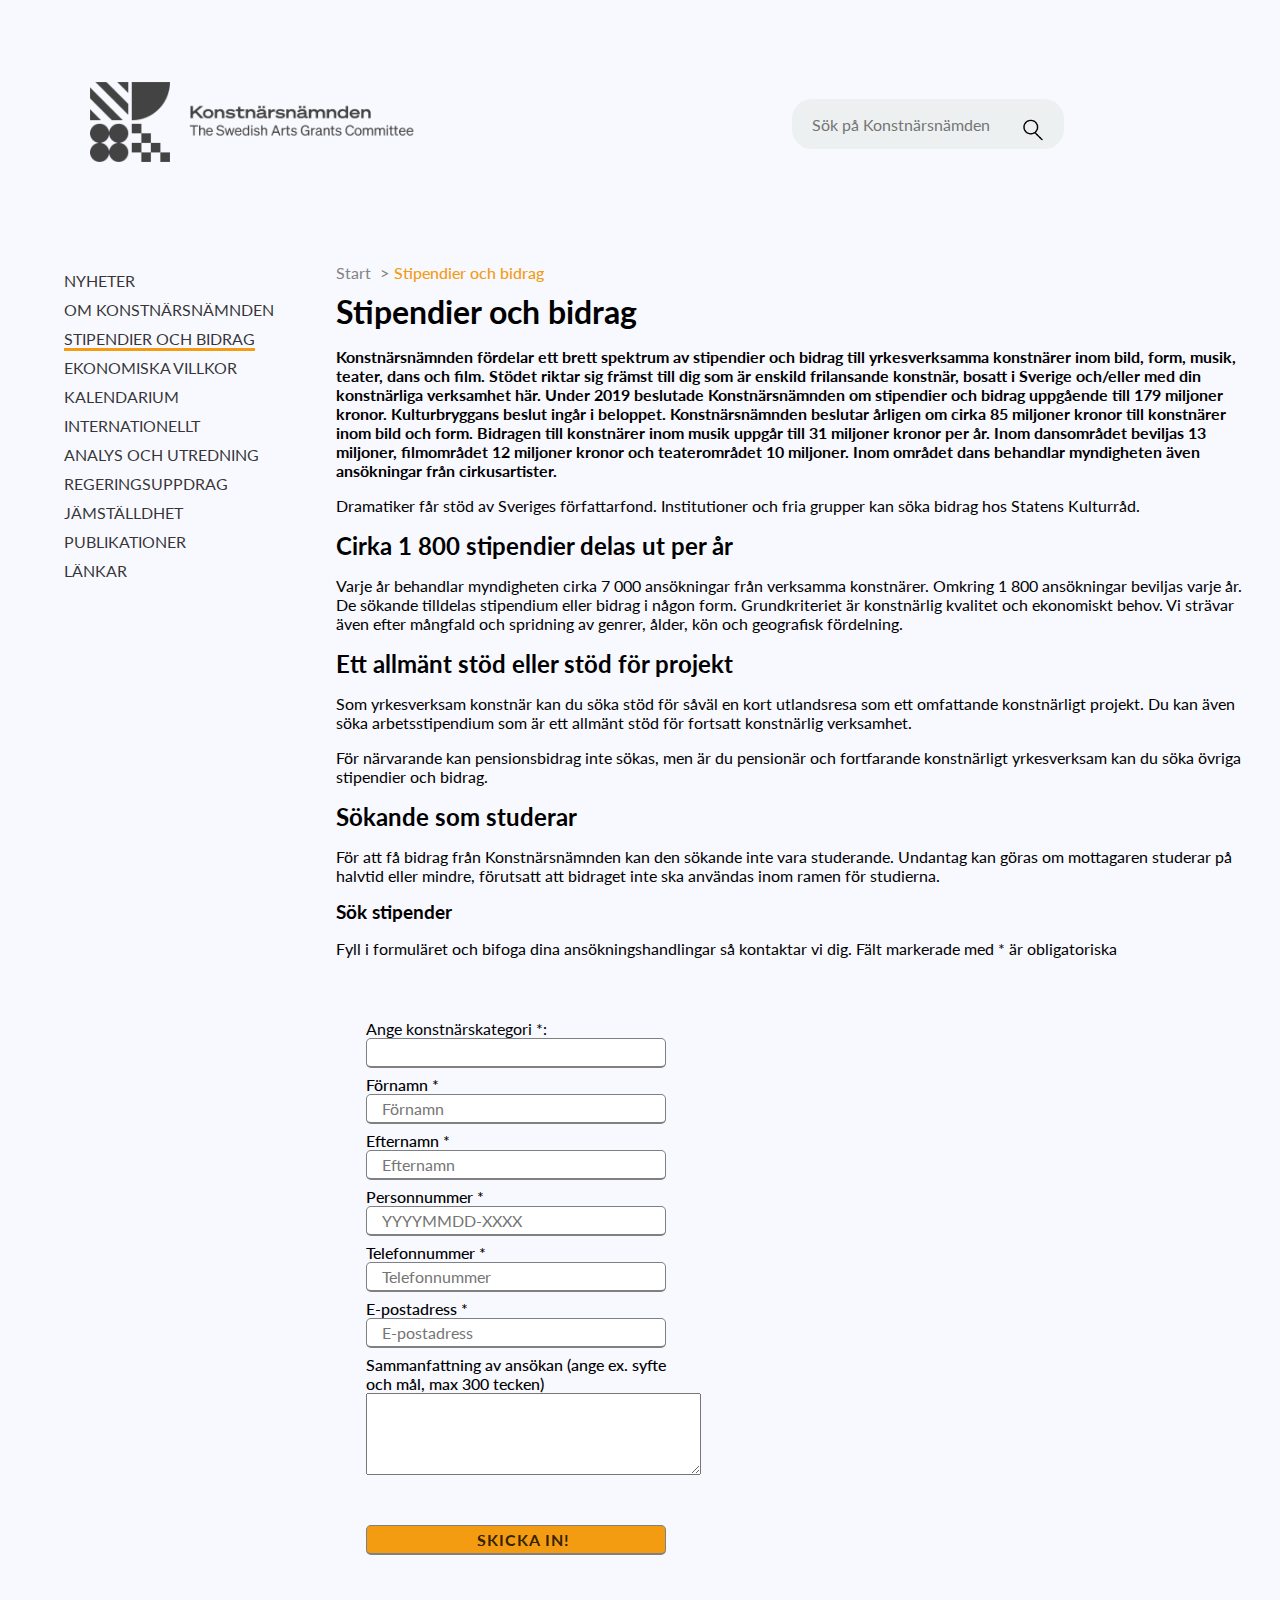
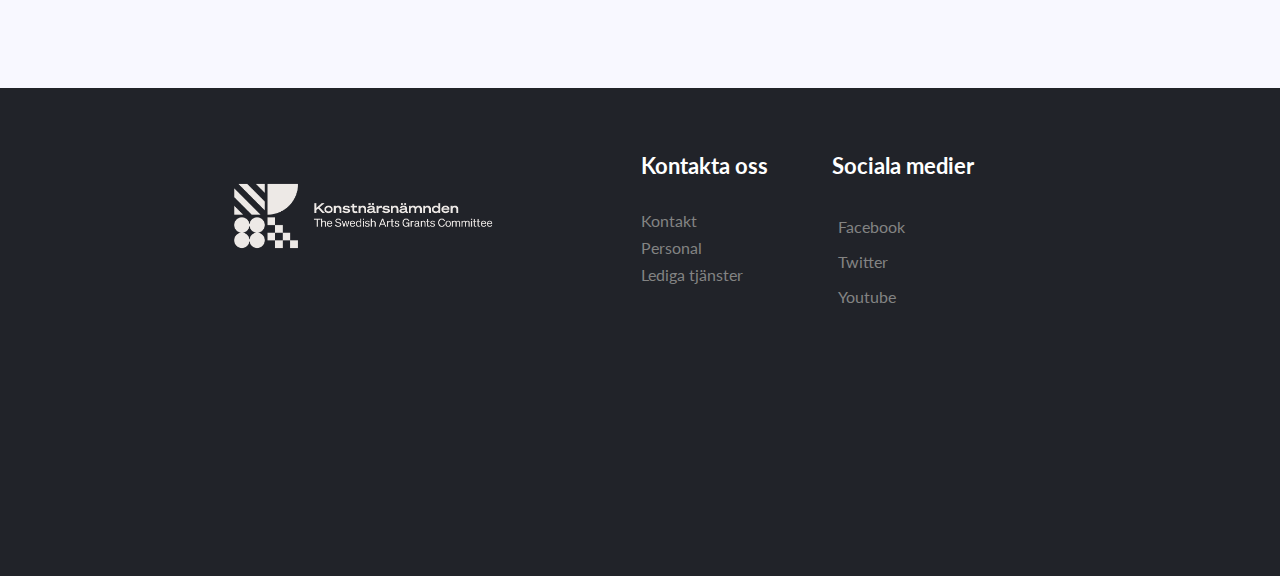
<file: html/scholarship.html>
<!DOCTYPE html>
<html lang="sv">

<head>
  <meta charset="UTF-8" />
  <meta http-equiv="X-UA-Compatible" content="IE=edge" />
  <meta name="viewport" content="width=device-width, initial-scale=1.0" />
  <meta name="keywords" content="konstnär, stipendier, konstnärspolitiska frågor, konstnärsskap, konstnärlig utveckling, kultur, konstnärlig verksamhet">
<meta name="author" content="Grupp 2">
  <title>konstnärsnämnden.se</title>
  <link rel="stylesheet" href="/css/style.css" />
  <link rel="stylesheet" href="https://code.ionicframework.com/ionicons/2.0.1/css/ionicons.min.css">
</head>

<body>
  <!-- HEADER -->
  <header>
    <div class="header-container">
      <!-- logo -->
      <section>
        <a href="../index.html">
          <img src="/assets/logo_GRAY.png" class="logo" alt="Konstnärsnämndens logo" />
        </a>
      </section>
      <!--  Search box -->
      <div class="search-box-desktop">
        <input class="search-txt" type="text" placeholder=" Sök på Konstnärsnämden">
        <img class="search-button" src="/assets/search.png" alt="Förstoringsglas i sökruta">
      </div>
      <!-- Apply button -->
     
      <!-- Drop down menu -->
      <div class="dropdown">
        <button class="dropbtn">
          <img src="/assets/burger_GRAY.png" id="burger" alt="meny">
        </button>
        <div class="dropdown-content">
          <div class="search-box-navbar">
            <input class="search-txt" type="text" placeholder=" Sök på Konstnärsnämden">
            <img class="search-button" src="/assets/search.png" alt="Förstoringsglas i sökruta">
          </div>
          <a href="/html/news.html" class="nav-link">Nyheter</a>
                    <a href="/html/about.html" class="nav-link active">Om konstnärsnämnden</a>
                    <a href="/html/scholarship.html" class="nav-link">Stipendier och bidrag</a>
                    <a href="/html/terms.html" class="nav-link">Ekonomiska villkor</a>
                    <a href="/html/calendar.html" class="nav-link">Kalendarium</a>
                    <a href="/html/international.html" class="nav-link">Internationellt</a>
                    <a href="/html/investigation.html" class="nav-link">Analys och utredning</a>
                    <a href="/html/mission.html" class="nav-link">Regeringsuppdrag</a>
                    <a href="/html/equality.html " class="nav-link">Jämställdhet</a>
                    <a href="/html/publications.html" class="nav-link">Publikationer</a>
                    <a href="/html/links.html" class="nav-link">Länkar</a>
        </div>
      </div>
    </div>
  </header>
  <!-- MAIN -->
    <main class="main-subpage">
    <!-- Top navbar -->
    <nav>
      <ul class="nav-list-main">
        <li><a href="/html/news.html" class="nav-link">Nyheter</a></li>
        <li><a href="/html/about.html" class="nav-link">Om konstnärsnämnden</a></li>
        <li><a href="/html/scholarship.html" class="nav-link active">Stipendier och bidrag</a></li>
        <li><a href="/html/terms.html" class="nav-link">Ekonomiska villkor</a></li>
        <li><a href="/html/calendar.html" class="nav-link">Kalendarium</a></li>
        <li><a href="/html/international.html" class="nav-link">Internationellt</a></li>
        <li><a href="/html/investigation.html" class="nav-link">Analys och utredning</a></li>
        <li><a href="/html/mission.html" class="nav-link">Regeringsuppdrag</a></li>
        <li><a href="/html/equality.html " class="nav-link">Jämställdhet</a></li>
        <li><a href="/html/publications.html" class="nav-link">Publikationer</a></li>
        <li><a href="/html/links.html" class="nav-link">Länkar</a></li>
      </ul>
    </nav>

    <article>
      <div>
        <ul class="breadcrumbs">
          <li class="breadcrumbs-item">
            <a class="breadcrumbs-link" href="../index.html">Start</a>
          </li>
          <li class="breadcrumbs-item">
            <a href="#" class="breadcrumbs-link breadcrumbs-link-active">Stipendier och bidrag</a>
          </li>
        </ul>
      </div>
      <h1>Stipendier och bidrag</h1>
      <p class="ingress">Konstnärsnämnden fördelar ett brett spektrum av stipendier och bidrag till yrkesverksamma
        konstnärer inom bild, form, musik, teater, dans och film. Stödet riktar sig främst till dig som är enskild
        frilansande konstnär, bosatt i Sverige och/eller med din konstnärliga verksamhet här. Under 2019 beslutade
        Konstnärsnämnden om stipendier och bidrag uppgående till 179 miljoner kronor. Kulturbryggans beslut ingår i
        beloppet.
        Konstnärsnämnden beslutar årligen om cirka 85 miljoner kronor till konstnärer inom bild och form. Bidragen till
        konstnärer inom musik uppgår till 31 miljoner kronor per år. Inom dansområdet beviljas 13 miljoner, filmområdet
        12 miljoner kronor och teaterområdet 10 miljoner. Inom området dans behandlar myndigheten även ansökningar från
        cirkusartister.</p>

      <p>Dramatiker får stöd av Sveriges författarfond. Institutioner och fria grupper kan söka bidrag hos Statens
        Kulturråd.</p>

      <h2>Cirka 1 800 stipendier delas ut per år</h2>
      <p>Varje år behandlar myndigheten cirka 7 000 ansökningar från verksamma konstnärer. Omkring 1 800 ansökningar
        beviljas varje år. De sökande tilldelas stipendium eller bidrag i någon form. Grundkriteriet är konstnärlig
        kvalitet och ekonomiskt behov. Vi strävar även efter mångfald och spridning av genrer, ålder, kön och geografisk
        fördelning.</p>

      <h2>Ett allmänt stöd eller stöd för projekt</h2>
      <p>Som yrkesverksam konstnär kan du söka stöd för såväl en kort utlandsresa som ett omfattande konstnärligt
        projekt. Du kan även söka arbetsstipendium som är ett allmänt stöd för fortsatt konstnärlig verksamhet.</p>

      <p>För närvarande kan pensionsbidrag inte sökas, men är du pensionär och fortfarande konstnärligt yrkesverksam kan
        du söka övriga stipendier och bidrag.</p>

      <h2>Sökande som studerar</h2>
      <p>För att få bidrag från Konstnärsnämnden kan den sökande inte vara studerande. Undantag kan göras om mottagaren
        studerar på halvtid eller mindre, förutsatt att bidraget inte ska användas inom ramen för studierna.</p>
      <section class="form">
        <h3>Sök stipender</h3>
        <p>Fyll i formuläret och bifoga dina ansökningshandlingar så kontaktar vi dig. Fält markerade med * är
          obligatoriska</p>
        <div class="form-container">
          <div class="title"></div>
          <form action="#">
            <div class="user-details">
              <div class="input-box">
                <label for="artistry">Ange konstnärskategori *:</label>
                <input list="type-of-art" type="text" id="artistry" name="artistry" required>
                <datalist id="type-of-art">
                  <option value="Bild och form"></option>
                  <option value="Dans och cirkus"></option>
                  <option value="Film"></option>
                  <option value="Musik"></option>
                  <option value="Teater"></option>
                  <option value="Kulturbryggan"></option>
                </datalist>

                <div class="details">
                  <label for="details">Förnamn *</label>
                  <input type="text" placeholder="Förnamn" required>
                </div>
                <div class="details">
                  <label for="details">Efternamn *</label>
                  <input type="text" placeholder="Efternamn" required>
                </div>
                <div class="details">
                  <label for="pnr">Personnummer *</label>
                  <input type="text" name="pnr" placeholder="YYYYMMDD-XXXX" required>
                </div>
                <div class="details">
                  <label for="phone">Telefonnummer *</label>
                  <input type="tel" name="phone" placeholder="Telefonnummer" required>
                </div>
                <div class="details">
                  <label for="email">E-postadress *</label>
                  <input type="email" name="email" placeholder="E-postadress" required>
                </div>
                <div class="details">
                  <label id="text-story" for="text">Sammanfattning av ansökan (ange ex. syfte och mål, max 300 tecken) </label>
                  <textarea id="story" name="story" rows="5" cols="43"></textarea>
                </div>
                <div class="apply">
                  <input class="button" type="submit" value="Skicka in!">
                </div>
              </div>
            </div>
      </section>
    </article>
  </main>


  <!-- FOOTER -->

  <div class="footer-container">
    <div class="footer">

      <section class="footer-heading footer-1">
        <a href="/index.html"><img src="../assets/logo.png" class="logo" alt="Konstnärsnämndens logo" /></a>
      </section>
      <section class="footer-heading footer-2">
        <h2>Kontakta oss</h2>
        <a href="/html/contact.html">Kontakt</a>
        <a href="#">Personal</a>
        <a href="#">Lediga tjänster</a>
      </section>
      <section class="footer-heading footer-3">
        <h2>Sociala medier</h2>
        <a href="https://www.facebook.com/profile.php?id=100064917125295"><i class="ion-social-facebook"></i> Facebook</a>
        <a href="https://twitter.com/konstnarsnmnden"><i class="ion-social-twitter"></i> Twitter</a>
        <a href="https://www.youtube.com/channel/UCbKIiLUE8sUCcySkzrVxTuQ"><i class="ion-social-youtube"></i> Youtube</a>
      </section>
    </div>
  </div>
</body>

</html>
</file>
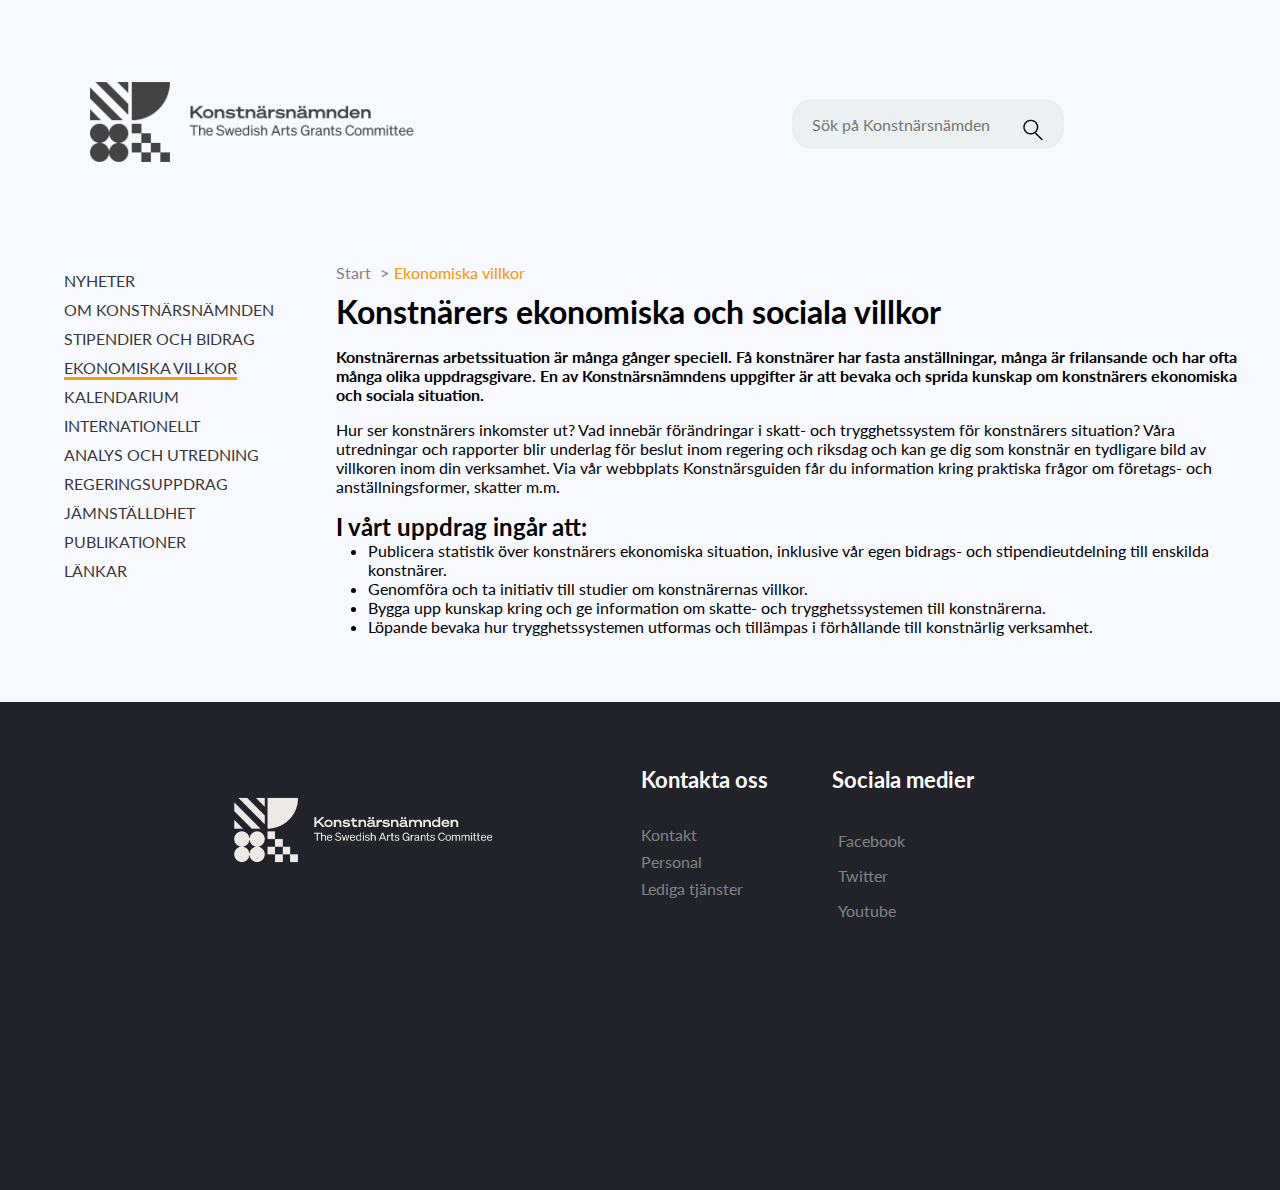
<file: html/terms.html>
<!DOCTYPE html>
<html lang="sv">

<head>
    <meta charset="UTF-8" />
    <meta http-equiv="X-UA-Compatible" content="IE=edge" />
    <meta name="viewport" content="width=device-width, initial-scale=1.0" />
    <meta name="keywords" content="konstnär, stipendier, konstnärspolitiska frågor, konstnärsskap, konstnärlig utveckling, kultur, konstnärlig verksamhet">
<meta name="author" content="Grupp 2">
    <title>konstnärsnämnden.se</title>
    <link rel="stylesheet" href="/css/style.css" />
    <link rel="stylesheet" href="https://code.ionicframework.com/ionicons/2.0.1/css/ionicons.min.css">
</head>

<body>
    <!-- HEADER -->
    <header>
        <div class="header-container">
            <!-- logo -->
            <section>
                <a href="../index.html">
                    <img src="/assets/logo_GRAY.png" class="logo" alt="Konstnärsnämndens logo" />
                </a>
            </section>
            <!--  Search box -->
            <div class="search-box-desktop">
                <input class="search-txt" type="text" placeholder=" Sök på Konstnärsnämden">
                <img class="search-button" src="/assets/search.png" alt="Förstoringsglas i sökruta">
            </div>
            <!-- Apply button -->
           
            <!-- Drop down menu -->
            <div class="dropdown">
                <button class="dropbtn">
                    <img src="/assets/burger_GRAY.png" id="burger" alt="meny">
                </button>
                <div class="dropdown-content">
                    <div class="search-box-navbar">
                        <input class="search-txt" type="text" placeholder=" Sök på Konstnärsnämden">
                        <img class="search-button" src="/assets/search.png" alt="Förstoringsglas i sökruta">
                    </div>
                    <a href="/html/news.html" class="nav-link">Nyheter</a>
                    <a href="/html/about.html" class="nav-link active">Om konstnärsnämnden</a>
                    <a href="/html/scholarship.html" class="nav-link">Stipendier och bidrag</a>
                    <a href="/html/terms.html" class="nav-link">Ekonomiska villkor</a>
                    <a href="/html/calendar.html" class="nav-link">Kalendarium</a>
                    <a href="/html/international.html" class="nav-link">Internationellt</a>
                    <a href="/html/investigation.html" class="nav-link">Analys och utredning</a>
                    <a href="/html/mission.html" class="nav-link">Regeringsuppdrag</a>
                    <a href="/html/equality.html " class="nav-link">Jämställdhet</a>
                    <a href="/html/publications.html" class="nav-link">Publikationer</a>
                    <a href="/html/links.html" class="nav-link">Länkar</a>
                </div>
            </div>
        </div>
        </div>
    </header>

    <!-- MAIN -->
    <main class="main-subpage">
        <!-- Top navbar -->
        <nav>
            <ul class="nav-list-main">
                <li><a href="/html/news.html" class="nav-link">Nyheter</a></li>
                <li><a href="/html/about.html" class="nav-link">Om konstnärsnämnden</a></li>
                <li><a href="/html/scholarship.html" class="nav-link">Stipendier och bidrag</a></li>
                <li><a href="/html/terms.html" class="nav-link active">Ekonomiska villkor</a></li>
                <li><a href="/html/calendar.html" class="nav-link">Kalendarium</a></li>
                <li><a href="/html/international.html" class="nav-link">Internationellt</a></li>
                <li><a href="/html/investigation.html" class="nav-link">Analys och utredning</a></li>
                <li><a href="/html/mission.html" class="nav-link">Regeringsuppdrag</a></li>
                <li><a href="/html/equality.html " class="nav-link">Jämnställdhet</a></li>
                <li><a href="/html/publications.html" class="nav-link">Publikationer</a></li>
                <li><a href="/html/links.html" class="nav-link">Länkar</a></li>
            </ul>
        </nav>
        <article>
            <div>
                <ul class="breadcrumbs">
                    <li class="breadcrumbs-item">
                        <a class="breadcrumbs-link" href="../index.html">Start</a>
                    </li>
                    <li class="breadcrumbs-item">
                        <a href="#" class="breadcrumbs-link breadcrumbs-link-active">Ekonomiska villkor</a>
                    </li>
                </ul>
            </div>
            <section>
                <h1>Konstnärers ekonomiska och sociala villkor</h1>
                <p class="ingress"> Konstnärernas arbetssituation är många gånger speciell. Få konstnärer har fasta
                    anställningar, många
                    är frilansande och har ofta många olika uppdragsgivare. En av Konstnärsnämndens uppgifter är att
                    bevaka
                    och sprida kunskap om konstnärers ekonomiska och sociala situation.</p>
                <p>Hur ser konstnärers inkomster ut? Vad innebär förändringar i skatt- och trygghetssystem för
                    konstnärers
                    situation? Våra utredningar och rapporter blir underlag för beslut inom regering och riksdag och kan
                    ge
                    dig som konstnär en tydligare bild av villkoren inom din verksamhet. Via vår webbplats
                    Konstnärsguiden
                    får du information kring praktiska frågor om företags- och anställningsformer, skatter m.m.
                </p>

                <h2>I vårt uppdrag ingår att:</h2>

                <ul class="ul-mission">
                    <li>Publicera statistik över konstnärers ekonomiska situation, inklusive vår egen bidrags- och
                        stipendieutdelning till enskilda konstnärer.
                    </li>
                    <li>
                        Genomföra och ta initiativ till studier om konstnärernas villkor.
                    </li>
                    <li>
                        Bygga upp kunskap kring och ge information om skatte- och trygghetssystemen till konstnärerna.
                    </li>
                    <li>Löpande bevaka hur trygghetssystemen utformas och tillämpas i förhållande till konstnärlig
                        verksamhet.
                    </li>
                </ul>
            </section>
        </article>
    </main>

    <!-- FOOTER -->

    <div class="footer-container">
        <div class="footer">

            <section class="footer-heading footer-1">
                <a href="/index.html"><img src="../assets/logo.png" class="logo" alt="Konstnärsnämndens logo" /></a>
            </section>
            <section class="footer-heading footer-2">
                <h2>Kontakta oss</h2>
                <a href="/html/contact.html">Kontakt</a>
                <a href="#">Personal</a>
                <a href="#">Lediga tjänster</a>
            </section>
            <section class="footer-heading footer-3">
                <h2>Sociala medier</h2>
                <a href="https://www.facebook.com/profile.php?id=100064917125295"><i class="ion-social-facebook"></i> Facebook</a>
                <a href="https://twitter.com/konstnarsnmnden"><i class="ion-social-twitter"></i> Twitter</a>
                <a href="https://www.youtube.com/channel/UCbKIiLUE8sUCcySkzrVxTuQ"><i class="ion-social-youtube"></i> Youtube</a>
            </section>
        </div>
    </div>
</body>

</html>
</file>
<file: css/style.css>
@charset "UTF-8";
@import url("https://fonts.googleapis.com/css2?family=Lato:wght@100;400;700&display=swap");
* {
  padding: 0;
  margin: 0;
  box-sizing: border-box;
}

html {
  width: 100%;
}

body {
  height: 100%;
  max-width: 100vw;
  display: flex;
  flex-direction: column;
  justify-content: center;
  background-color: #F8F8FF;
}

/*@mixin mobile {
    @media (min-width: 414px) {
        @content;
    }
}*/
header {
  width: 100%;
  display: flex;
  flex-direction: column;
  flex-wrap: wrap;
}

header .header-container {
  display: flex;
  flex-direction: row;
  flex-wrap: wrap;
  align-items: center;
  justify-content: space-between;
  margin: 0 5rem;
  margin-bottom: 3em;
  margin-top: 2rem;
  max-width: 100vw;
  padding: 10px;
}

@media (max-width: 40em) {
  header .header-container {
    flex-direction: column;
    display: inline-block;
    margin: 0 0 0 0;
  }
}

header .header-container .logo {
  height: 10rem;
  filter: invert(100%) sepia(0%) saturate(23%) hue-rotate(19deg) brightness(107%) contrast(105%);
}

@media (max-width: 40em) {
  header .header-container .logo {
    height: 6rem;
    margin: -6px 0 0 40px;
  }
}

@media (max-width: 40em) {
  header .header-container .dropdown {
    position: relative;
    top: -110px;
    left: 260px;
  }
}

header .header-container .dropbtn {
  background-color: #f39c12;
  color: white;
  font-size: 16px;
  border: none;
  cursor: pointer;
}

@media (max-width: 40em) {
  header .header-container .dropbtn {
    width: 25px;
    margin-left: 20px;
    height: 4rem;
    background: rgba(0, 0, 0, 0);
  }
}

@media (min-width: 40em) {
  header .header-container .dropbtn {
    display: none;
  }
}

header .header-container .dropbtn #burger {
  height: 30px;
  margin-top: 20px;
}

header .header-container .dropdown {
  position: relative;
  display: inline-block;
}

header .header-container .dropdown-content {
  display: none;
  position: absolute;
  left: -200px;
  background-color: #f9f9f9;
  width: 300px;
  box-shadow: 0px 8px 16px 0px rgba(0, 0, 0, 0.2);
  z-index: 1;
}

header .header-container .dropdown-content a {
  color: black;
  padding: 12px 16px;
  text-decoration: none;
  display: block;
  cursor: pointer;
}

header .header-container .dropdown-content a:hover,
header .header-container .dropdown-content a:focus-within {
  background-color: #f1f1f1;
}

@media (max-width: 40em) and (hover: none) {
  header .header-container .dropdown-content a:hover a:hover,
  header .header-container .dropdown-content a:focus-within a:hover {
    color: inherit;
  }
}

header .header-container .dropdown:hover .dropdown-content,
header .header-container .dropdown:focus-within .dropdown-content {
  display: block;
}

header .header-container .dropdown:hover .dropbtn,
header .header-container .dropdown:focus-within .dropbtn {
  background-color: rgba(0, 0, 0, 0);
}

header .header-container .search-box-desktop {
  background: #ecf0f1;
  padding: 1em;
  border-radius: 20px;
  margin-right: 4rem;
  width: 17rem;
  height: 50px;
  position: relative;
  left: 10%;
}

@media (max-width: 40em) {
  header .header-container .search-box-desktop {
    display: none;
  }
}

header .header-container .search-box-desktop .search-button {
  background: #ffffff 206, 134, 134;
  float: right;
  width: 30px;
  height: 30px;
  border-radius: 50%;
}

header .header-container .search-box-desktop .search-txt {
  border: none;
  background: none;
  color: #212329;
  font-size: 1rem;
  transition: 0.5s;
  line-height: 1rem;
  width: 12rem;
}

header .header-container .search-box-navbar {
  background: #ffffff;
  padding: 1em;
  border-radius: 20px;
  margin-right: 4rem;
  width: 17rem;
  height: 3rem;
  position: relative;
  left: 0;
}

header .header-container .search-box-navbar .search-button {
  background: #665b4c 206, 134, 134;
  float: right;
  width: 30px;
  height: 30px;
  border-radius: 50%;
}

header .header-container .search-box-navbar .search-txt {
  border: none;
  background: none;
  color: #212329;
  font-size: 1rem;
  transition: 0.5s;
  line-height: 1rem;
  width: 12rem;
}

header nav .nav-list {
  padding: 0 4rem 0 4rem;
  margin-bottom: 4rem;
  width: 80%;
  display: flex;
  flex-direction: column;
  justify-content: space-between;
  list-style-type: none;
  text-transform: uppercase;
  color: #ffffff;
}

header nav .nav-list li {
  margin-bottom: 10px;
}

header nav .nav-list a {
  list-style-type: none;
  text-decoration: none;
  color: inherit;
}

header nav .nav-list a:hover {
  border-bottom: 3px solid #f39c12;
}

header nav .nav-list .active {
  border-bottom: 3px solid #f39c12;
}

@media (max-width: 40em) {
  header nav .nav-list {
    display: none;
  }
}

header .hero-img {
  background: linear-gradient(rgba(0, 0, 0, 0), rgba(0, 0, 0, 0)), url("/assets/background.jpeg");
  background-repeat: no-repeat;
  background-size: cover;
  object-fit: cover;
  height: 70vh;
}

@media (max-width: 40em) {
  header .hero-img {
    object-fit: cover;
    height: 60vh;
  }
}

.header-main {
  width: 100%;
  display: flex;
  flex-direction: column;
  height: 30vh;
}

.header-main .header-container {
  display: flex;
  align-items: center;
  justify-content: space-between;
  margin: 0 5rem;
}

.header-main .header-container .logo {
  height: 8rem;
  position: relative;
  left: -40px;
  filter: invert(100%) sepia(0%) saturate(23%) hue-rotate(19deg) brightness(107%) contrast(105%);
}

.header-main .header-container .search-box {
  padding: 10px;
  border-radius: 5px;
}

.header-main .header-container .search-box .search-button {
  /*background: #665b4c(206, 134, 134);*/
  float: right;
  width: 30px;
  height: 30px;
  border-radius: 50%;
}

.header-main .header-container .search-box .search-txt {
  border: none;
  background: none;
  color: #212329;
  font-size: 14px;
  transition: 0.5s;
  line-height: 30px;
  width: 300px;
}

.header-main .header-container .apply button {
  width: 10rem;
  height: 3rem;
  color: #212329;
  background-color: #f39c12;
  border: none;
  border-radius: 4px;
  outline: none;
  font-size: 1rem;
}

.news-link {
  text-decoration: none;
  color: #f39c12;
}

.header #burger {
  height: 30px;
  margin-top: 20px;
}

.main-subpage {
  display: flex;
  flex-direction: row;
}

@media (max-width: 40em) {
  .main-subpage nav {
    display: none;
    cursor: pointer;
  }
}

.main-subpage nav .nav-list-main {
  width: 20rem;
}

.main-subpage article {
  padding-left: 16px;
  padding-right: 16px;
}

.main-subpage article a {
  text-decoration: none;
  cursor: pointer;
  color: #f39c12;
}

.main-subpage article .links {
  list-style-type: none;
}

@media (max-width: 40em) {
  .main-subpage article {
    line-height: 1.5rem;
  }
}

hr {
  width: 22rem;
}

main {
  display: flex;
  flex-direction: row;
}

@media (max-width: 40em) {
  main {
    flex-direction: column;
  }
}

@media (min-width: 40em) {
  main {
    flex-direction: column;
  }
}

main nav .nav-list-main {
  padding: 0 4rem 0 4rem;
  margin-bottom: 4rem;
  margin-top: 8px;
  display: flex;
  flex-direction: column;
  justify-content: space-between;
  list-style-type: none;
  text-transform: uppercase;
  color: rgba(0, 0, 0, 0.8);
}

main nav .nav-list-main li {
  margin-bottom: 10px;
  width: 14rem;
}

main nav .nav-list-main a {
  list-style-type: none;
  text-decoration: none;
  color: inherit;
}

main nav .nav-list-main a:hover {
  border-bottom: 3px solid #f39c12;
}

main nav .nav-list-main .active {
  border-bottom: 3px solid #f39c12;
}

main .about-container {
  width: 100%;
  background-color: #e7a03c;
  color: #ffffff;
  text-align: center;
}

@media (max-width: 40em) {
  main .about-container {
    text-align: left;
  }
}

main .about-container .section-about {
  padding: 4rem;
}

@media (max-width: 40em) {
  main .about-container .section-about {
    padding: 0;
  }
}

main .about-container .section-about .about-text {
  margin-right: 10rem;
  margin-left: 10rem;
  line-height: 1.7rem;
  letter-spacing: 1px;
}

@media (max-width: 40em) {
  main .about-container .section-about .about-text {
    letter-spacing: 1px;
    padding: 2rem;
    text-align: center;
    margin-right: 0;
    margin-left: 0;
  }
}

main .about-container .section-about .about-text .main-btn {
  height: 50px;
  color: #fff;
  border: 2px solid #ffffff;
  border-radius: 20px;
  outline: 4px;
  font-size: 1rem;
  margin: 2rem 0 0 0;
  padding: 0 1rem 0 1rem;
  cursor: pointer;
  background: rgba(252, 46, 46, 0);
}

main .about-container .section-about .about-text .main-btn:hover {
  background-color: rgba(255, 255, 255, 0.2);
  transition: 0.2s ease-in;
  cursor: pointer;
}

main .about-container .section-about .main-btn2-edit {
  margin-top: 2rem;
}

main .section-calendar .calendar-text {
  width: 40%;
}

main .section-calendar aside {
  color: #ffffff;
  width: 100%;
  background: rgba(0, 0, 0, 0.8);
  padding: 1rem 1rem 1rem 1rem;
  position: relative;
  display: flex;
  flex-direction: column;
  justify-content: center;
}

main .section-calendar aside .calendar-container-2,
main .section-calendar aside .calendar-container-3 {
  margin: 0 2.8rem;
  text-align: center;
  margin-bottom: 1rem;
}

@media (max-width: 40em) {
  main .section-calendar aside .calendar-container-2,
  main .section-calendar aside .calendar-container-3 {
    margin: 0 2.8rem;
  }
}

main .section-calendar aside .calendar-container-1 {
  text-align: center;
  margin-bottom: 3rem;
  margin-top: 3rem;
}

@media (max-width: 40em) {
  main .section-calendar aside .calendar-container-1 {
    margin-bottom: 1rem;
    margin-top: 3rem;
  }
}

main .section-calendar aside .calendar-container-4 {
  text-align: center;
  margin-bottom: 3rem;
  margin-top: 2rem;
}

@media (max-width: 40em) {
  main .section-calendar aside .calendar-container-4 {
    margin-bottom: 3rem;
    margin-top: 1rem;
  }
}

main .section-calendar aside .main-btn {
  height: 50px;
  color: #fff;
  border: 2px solid #ffffff;
  border-radius: 20px;
  outline: 4px;
  font-size: 1rem;
  margin: 2rem 0 0 20%;
  padding: 0 1rem 0 1rem;
  cursor: pointer;
  background: rgba(255, 255, 255, 0);
}

main .section-calendar aside .main-btn:hover {
  background-color: rgba(255, 255, 255, 0.2);
  transition: 0.2s ease-in;
  cursor: pointer;
}

.footer-container {
  background-color: #212329;
  padding: 4rem 0 4rem 0;
  width: 100%;
  margin-top: 3rem;
}

@media (max-width: 40em) {
  .footer-container {
    padding: 2rem 0 6rem 0;
    height: 80vh;
  }
}

.footer {
  width: 90%;
  height: 40vh;
  background-color: #212329;
  color: #ffffff;
  display: flex;
  justify-content: center;
  flex-wrap: wrap;
  margin: 0 auto;
}

.logo {
  height: 8rem;
  position: relative;
  left: -40px;
  filter: invert(100%) sepia(0%) saturate(23%) hue-rotate(19deg) brightness(107%) contrast(105%);
}

@media (max-width: 40em) {
  .logo {
    height: 6rem;
    margin-left: 2rem;
    margin-top: -1rem;
  }
}

.footer-heading {
  display: flex;
  flex-direction: column;
  margin-right: 4rem;
}

@media (max-width: 40em) {
  .footer-heading {
    margin-top: 1rem;
  }
}

.footer-heading h2 {
  font-size: 1.4rem;
  margin-bottom: 2rem;
}

.footer-heading a {
  color: #838383;
  text-decoration: none;
  margin-bottom: 0.5rem;
}

@media (max-width: 40em) {
  .footer-heading a {
    margin-bottom: 0.5rem;
  }
}

.footer-heading a:hover {
  color: #ffffff;
  transition: 0.1s ease-out;
}

.footer-email-form h2 {
  margin-bottom: 2rem;
}

#footer-email {
  width: 20rem;
  height: 3rem;
  border-radius: 4px;
  border: none;
  padding-left: 0.5rem;
  font-size: 1rem;
  margin-bottom: 1rem;
}

#footer-email::placeholder {
  color: #838383;
}

#footer-email-btn {
  width: 10rem;
  height: 3rem;
  border: none;
  border-radius: 4px;
  outline: none;
  font-size: 1rem;
}

#footer-email-btn:hover {
  cursor: pointer;
  background-color: #838383;
  transition: 0.2s ease-out;
}

.ion-social-facebook {
  color: #3b5998;
  font-size: 1.4rem;
  margin-right: 6px;
}

.ion-social-twitter {
  color: #55acee;
  font-size: 1.4rem;
  margin-right: 6px;
}

.ion-social-youtube {
  color: #cd201f;
  font-size: 1.4rem;
  margin-right: 6px;
}

* {
  font-family: "Lato", sans-serif;
}

.breadcrumbs {
  padding-bottom: 10px;
  display: flex;
  /*Måste ha ett referensvärde att utgå ifrån i font-weight*/
}

.breadcrumbs .breadcrumbs-item {
  display: inline-block;
}

.breadcrumbs .breadcrumbs-item:not(:last-of-type)::after {
  content: ">";
  margin: 0 5px;
  color: #838383;
}

.breadcrumbs .breadcrumbs-link {
  text-decoration: none;
  color: #838383;
}

.breadcrumbs .breadcrumbs-link:hover {
  border-bottom: 1px solid #f39c12;
}

.breadcrumbs .breadcrumbs-link-active {
  color: #f39c12;
  font-weight: 500;
}

.breadcrumbs .breadcrumbs-link-active:hover {
  border-bottom: 0px;
}

.form-container {
  max-width: 700px;
  width: 100%;
  background: #F8F8FF;
  padding: 25px 30px;
  border-radius: 5px;
}

.form-container .title {
  font-size: 25px;
  font-weight: 500;
  position: relative;
}

.form-container form .user-details {
  display: flex;
  /* flex-wrap: wrap;
    justify-content: space-between;*/
}

form .user-details .input-box {
  width: calc(100% / 2 - 20px);
  margin: 20px 0 12px 0;
  margin-bottom: 15px;
}

.user-details .input-box input {
  height: 30px;
  width: 100%;
  outline: none;
  border: 1px solid gray;
  padding-left: 15px;
  font-size: 16px;
  border-bottom-width: 2px;
  transition: all 0.5s ease;
  border-radius: 5px;
}

.user-details .input-box .details {
  display: block;
  font-weight: 450;
  margin-top: 7px;
  margin-bottom: 2px;
}

.user-details .input-box input:focus {
  border-color: #f39c12;
}

form .button {
  height: 45px;
  margin: 45px 0;
  outline: none;
  border-radius: 5px;
  background: #f39c12;
  color: rgba(0, 0, 0, 0.8);
  font-weight: 700;
  letter-spacing: 1px;
  text-transform: uppercase;
}

form .attach input {
  border: none;
}

@media (max-width: 40em) {
  #type-of-art {
    width: 15rem;
  }
}

@media (max-width: 40em) {
  .details {
    width: 13rem;
  }
}

@media (max-width: 40em) {
  #story {
    width: 15rem;
  }
}

p {
  margin: 1em;
  margin-left: 0;
}

.ingress {
  font-weight: bold;
}

.ul-mission {
  margin-left: 2em;
}

.main-btn1 {
  color: rgba(0, 0, 0, 0.8);
  box-shadow: 1px 1px 1px 1px #e67e22;
  border-radius: 20px;
  font-size: 1.2rem;
  margin: 0 0 0 0;
  padding: 1rem 2.5rem;
  cursor: pointer;
  background: #f39c12;
  text-decoration: none;
}

@media (max-width: 40em) {
  .main-btn1 {
    padding: 0.8rem 1.8rem;
    cursor: none;
  }
}

.main-btn1:hover {
  background-color: #e67e22;
  transition: 0.2s ease-in;
  cursor: pointer;
}

.main-btn2 {
  color: #ffffff;
  border-radius: 20px;
  font-size: 1.2rem;
  margin: 0 0 0 0;
  padding: 1rem 2.5rem;
  cursor: pointer;
  background: #e67e22;
  text-decoration: none;
}

.main-btn2:hover {
  background-color: rgba(0, 0, 0, 0.8);
  transition: 0.2s ease-in;
  cursor: pointer;
}

.main-btn3 {
  color: rgba(0, 0, 0, 0.8);
  border-radius: 20px;
  font-size: 1.2rem;
  margin: 0 0 0 0;
  padding: 1rem 2.5rem;
  cursor: pointer;
  background: #f39c12;
  text-decoration: none;
}

.main-btn3:hover {
  background-color: #e67e22;
  transition: 0.2s ease-in;
  cursor: pointer;
}
/*# sourceMappingURL=style.css.map */
</file>
